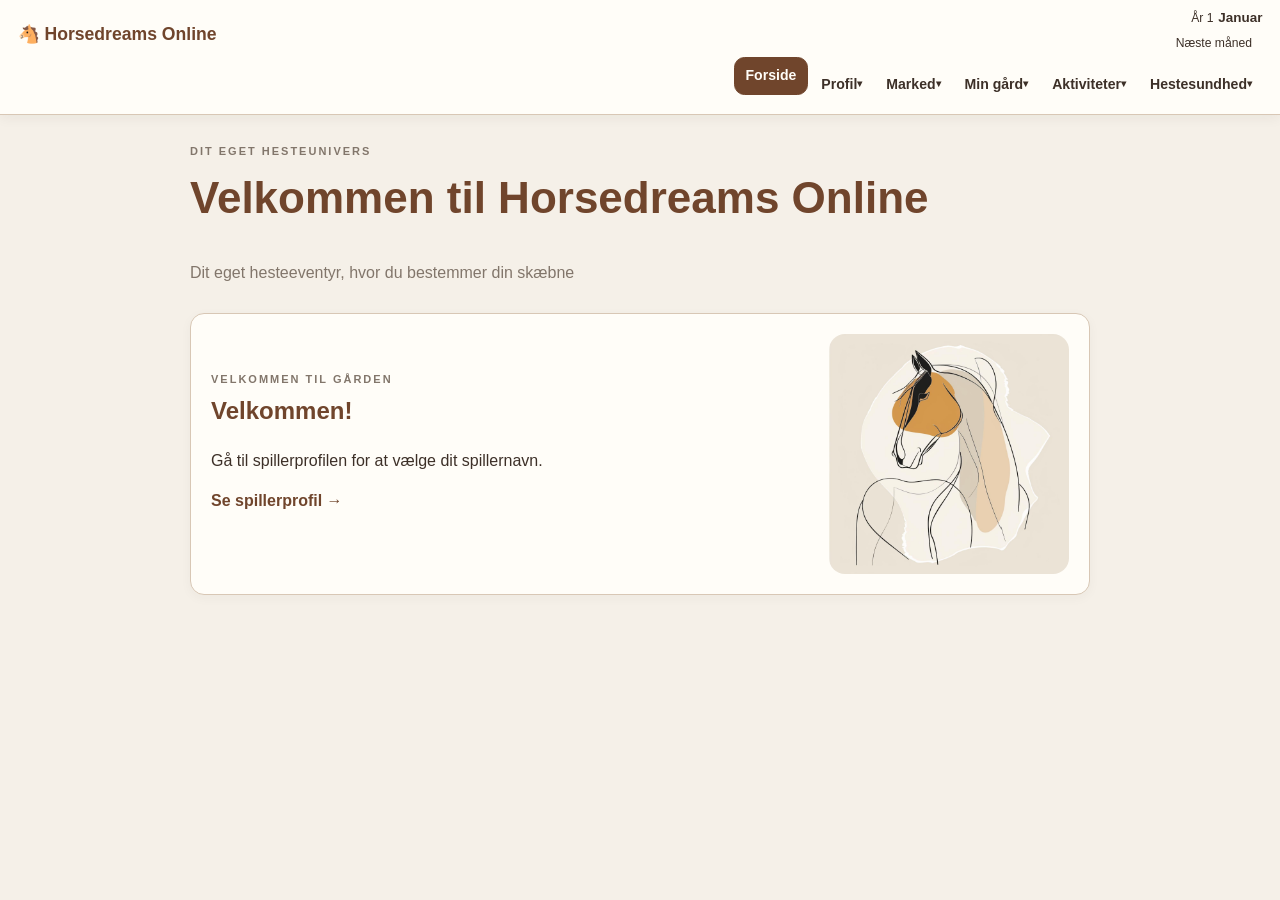
<file: index.html>
<!DOCTYPE html>
<html lang="da">
<head>
    <meta charset="UTF-8">
    <meta name="viewport" content="width=device-width, initial-scale=1.0">
    <title>Hestespillet</title>
    <link rel="stylesheet" href="style.css?v=2">
</head>
<body class="home-page">
    <nav class="main-nav" aria-label="Hovedmenu">
        <a class="nav-brand" href="index.html">🐴 Hestespillet</a>
        <div class="nav-links" aria-label="Spillets sektioner">
            <a class="nav-link active" href="index.html" style="transform: translateY(0px);">Forside</a>
            <details class="nav-dropdown">
                <summary>Profil</summary>
                <div class="dropdown-panel">
                    <a href="player.html">Spillerprofil</a>
                    <a href="economy.html">Økonomi</a>
                </div>
            </details>
            <details class="nav-dropdown">
                <summary>Marked</summary>
                <div class="dropdown-panel">
                    <a href="stable.html">Lejehestegården</a>
                    <span class="dropdown-coming">Hestemarked (kommer senere)</span>
                    <span class="dropdown-coming">Udstyr (kommer senere)</span>
                </div>
            </details>
            <details class="nav-dropdown">
                <summary>Min gård</summary>
                <div class="dropdown-panel">
                    <a href="horses.html">Hesteoversigt</a>
                    <a href="boarding.html">Opstaldningsgårde</a>
                    <span class="dropdown-coming">Faciliteter (kommer senere)</span>
                </div>
            </details>
            <details class="nav-dropdown">
                <summary>Aktiviteter</summary>
                <div class="dropdown-panel">
                    <a href="calendar.html">Kalender</a>
                    <span class="dropdown-coming">Konkurrencer (kommer senere)</span>
                    <span class="dropdown-coming">Kåringer (kommer senere)</span>
                </div>
            </details>
            <details class="nav-dropdown">
                <summary>Hestesundhed</summary>
                <div class="dropdown-panel">
                    <span class="dropdown-coming">Dyrlæge (kommer senere)</span>
                    <span class="dropdown-coming">Smed (kommer senere)</span>
                    <span class="dropdown-coming">Sundhed og behandling (kommer senere)</span>
                </div>
            </details>
        </div>
        <section class="game-time-bar" aria-label="Spillets tid">
            <div class="game-time-current">
                <span id="gameYear">År 1</span>
                <strong id="gameMonth">Januar</strong>
                <span id="gameSeason">Vinter</span>
            </div>
            <button id="nextMonthButton" type="button" disabled>
                Næste måned
            </button>
            <p id="gameTimeStatus" role="status" aria-live="polite">
                Spillets tid indlæses …
            </p>
        </section>
    </nav>
    <header class="page-header">
        <p class="eyebrow">DIT EGET HESTEUNIVERS</p>
        <h1>Velkommen til Horsedreams Online</h1>
        <p class="intro">
            Dit eget hesteeventyr, hvor du bestemmer din skæbne
        </p>
    </header>
    <main>
        <section class="panel player-panel"
                 id="playerWelcome"
                 aria-labelledby="playerHeading">
            <div class="welcome-layout">
                <div class="welcome-content">
                    <p class="eyebrow">VELKOMMEN TIL GÅRDEN</p>
                    <h2 id="playerHeading">Velkommen!</h2>
                    <p id="welcomeMessage">
                        Gør dig klar til at udforske hesteverdenen,
                        møde hestene og skabe dit eget hesteliv.
                    </p>
                    <a class="back-link" href="player.html">
                        Se spillerprofil →
                    </a>
                </div>
                <img
                    class="welcome-horse-image"
                    src="Horse-illustration.JPEG"
                    alt="Illustration af et hestehoved">
            </div>
        </section>
    </main>
    <script src="index.js?v=2"></script>
    <script src="game-time.js?v=2"></script>
    <script src="navigation.js?v=2"></script>
</body>
</html>
</file>
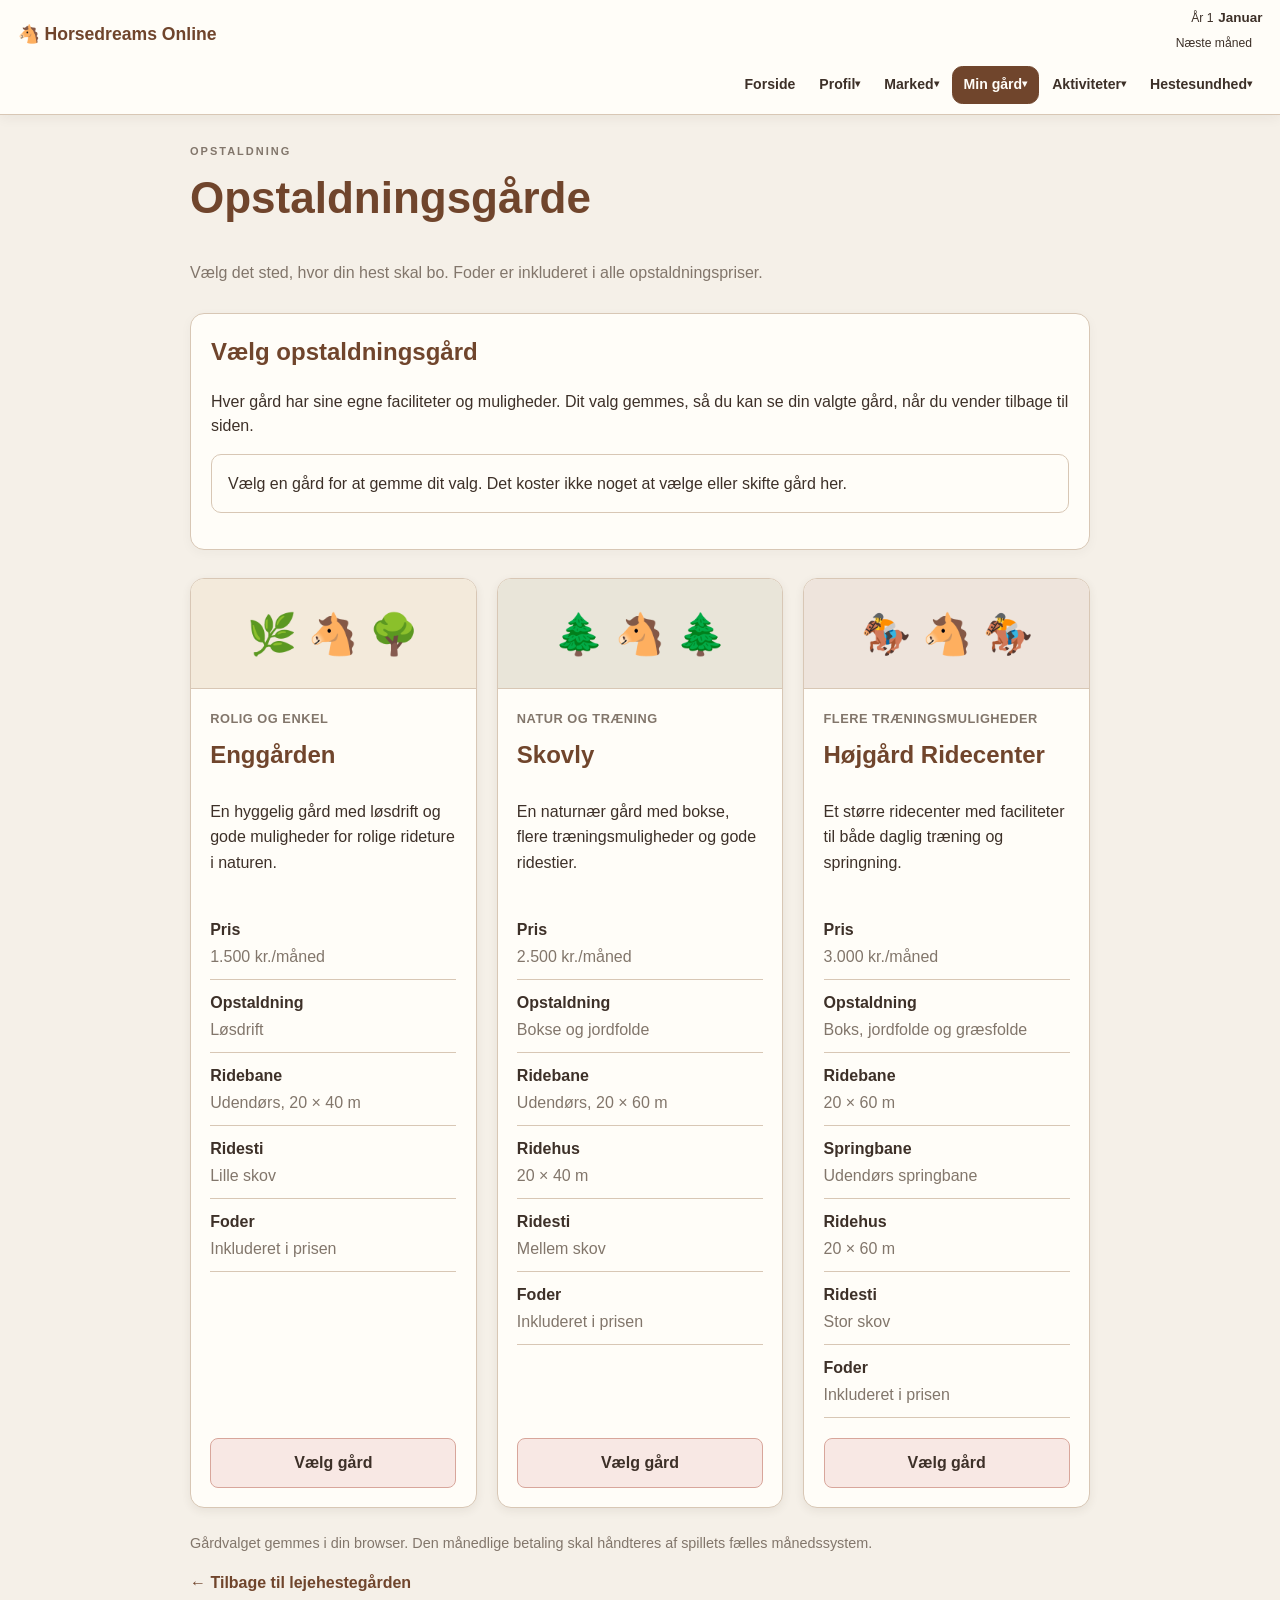
<file: boarding.html>
<!DOCTYPE html>
<html lang="da">
<head>
    <meta charset="UTF-8">
    <meta name="viewport" content="width=device-width, initial-scale=1.0">
    <title>Opstaldningsgårde – Horsedreams Online</title>
    <link rel="stylesheet" href="style.css?v=3">
</head>
<body>
    <nav class="main-nav" aria-label="Hovedmenu">
        <a class="nav-brand" href="index.html">🐴 Horsedreams Online</a>
        <div class="nav-links" aria-label="Spillets sektioner">
            <a class="nav-link" href="index.html">Forside</a>
            <details class="nav-dropdown">
                <summary>Profil</summary>
                <div class="dropdown-panel">
                    <a href="player.html">Spillerprofil</a>
                    <a href="economy.html">Økonomi</a>
                </div>
            </details>
            <details class="nav-dropdown">
                <summary>Marked</summary>
                <div class="dropdown-panel">
                    <a href="stable.html">Lejehestegården</a>
                    <span class="dropdown-coming">Hestemarked (kommer senere)</span>
                    <span class="dropdown-coming">Udstyr (kommer senere)</span>
                </div>
            </details>
            <details class="nav-dropdown">
                <summary>Min gård</summary>
                <div class="dropdown-panel">
                    <a href="boarding.html" aria-current="page">Opstaldningsgårde</a>
                    <a href="horses.html">Hesteoversigt</a>
                    <span class="dropdown-coming">Faciliteter (kommer senere)</span>
                </div>
            </details>
            <details class="nav-dropdown">
                <summary>Aktiviteter</summary>
                <div class="dropdown-panel">
                    <a href="calendar.html">Kalender</a>
                    <span class="dropdown-coming">Konkurrencer (kommer senere)</span>
                    <span class="dropdown-coming">Kåringer (kommer senere)</span>
                </div>
            </details>
            <details class="nav-dropdown">
                <summary>Hestesundhed</summary>
                <div class="dropdown-panel">
                    <span class="dropdown-coming">Dyrlæge (kommer senere)</span>
                    <span class="dropdown-coming">Smed (kommer senere)</span>
                    <span class="dropdown-coming">Sundhed og behandling (kommer senere)</span>
                </div>
            </details>
        </div>
        <section class="game-time-bar" aria-label="Spillets tid">
            <div class="game-time-current">
                <span id="gameYear">År 1</span>
                <strong id="gameMonth">Januar</strong>
                <span id="gameSeason">Vinter</span>
            </div>
            <button id="nextMonthButton" type="button" disabled>
                Næste måned
            </button>
            <p id="gameTimeStatus" role="status" aria-live="polite">
                Spillets tid indlæses …
            </p>
        </section>
    </nav>
    <header class="page-header">
        <p class="eyebrow">OPSTALDNING</p>
        <h1>Opstaldningsgårde</h1>
        <p class="intro">
            Vælg det sted, hvor din hest skal bo.
            Foder er inkluderet i alle opstaldningspriser.
        </p>
    </header>
    <main>
        <section class="panel" aria-labelledby="boardingHeading">
            <h2 id="boardingHeading">Vælg opstaldningsgård</h2>
            <p>
                Hver gård har sine egne faciliteter og muligheder.
                Dit valg gemmes, så du kan se din valgte gård,
                når du vender tilbage til siden.
            </p>
            <p class="boarding-status notice"
               id="boardingStatus"
               role="status"
               aria-live="polite">
                Dine opstaldningsgårde indlæses …
            </p>
        </section>
        <section class="boarding-grid" aria-label="Opstaldningsgårde">
            <article class="boarding-card">
                <div class="boarding-art art-meadow"
                     role="img"
                     aria-label="Grønne marker ved Enggården">
                    🌿 🐴 🌳
                </div>
                <div class="boarding-card-content">
                    <p class="farm-type">Rolig og enkel</p>
                    <h2>Enggården</h2>
                    <p>
                        En hyggelig gård med løsdrift og gode muligheder
                        for rolige rideture i naturen.
                    </p>
                    <dl class="farm-facts">
                        <div>
                            <dt>Pris</dt>
                            <dd>1.500 kr./måned</dd>
                        </div>
                        <div>
                            <dt>Opstaldning</dt>
                            <dd>Løsdrift</dd>
                        </div>
                        <div>
                            <dt>Ridebane</dt>
                            <dd>Udendørs, 20 × 40 m</dd>
                        </div>
                        <div>
                            <dt>Ridesti</dt>
                            <dd>Lille skov</dd>
                        </div>
                        <div>
                            <dt>Foder</dt>
                            <dd>Inkluderet i prisen</dd>
                        </div>
                    </dl>
                    <button type="button">Vælg gård</button>
                </div>
            </article>
            <article class="boarding-card">
                <div class="boarding-art art-forest"
                     role="img"
                     aria-label="Skov og grønne folde ved Skovly">
                    🌲 🐴 🌲
                </div>
                <div class="boarding-card-content">
                    <p class="farm-type">Natur og træning</p>
                    <h2>Skovly</h2>
                    <p>
                        En naturnær gård med bokse, flere træningsmuligheder
                        og gode ridestier.
                    </p>
                    <dl class="farm-facts">
                        <div>
                            <dt>Pris</dt>
                            <dd>2.500 kr./måned</dd>
                        </div>
                        <div>
                            <dt>Opstaldning</dt>
                            <dd>Bokse og jordfolde</dd>
                        </div>
                        <div>
                            <dt>Ridebane</dt>
                            <dd>Udendørs, 20 × 60 m</dd>
                        </div>
                        <div>
                            <dt>Ridehus</dt>
                            <dd>20 × 40 m</dd>
                        </div>
                        <div>
                            <dt>Ridesti</dt>
                            <dd>Mellem skov</dd>
                        </div>
                        <div>
                            <dt>Foder</dt>
                            <dd>Inkluderet i prisen</dd>
                        </div>
                    </dl>
                    <button type="button">Vælg gård</button>
                </div>
            </article>
            <article class="boarding-card">
                <div class="boarding-art art-arena"
                     role="img"
                     aria-label="Ridecenter med træningsfaciliteter">
                    🏇 🐴 🏇
                </div>
                <div class="boarding-card-content">
                    <p class="farm-type">Flere træningsmuligheder</p>
                    <h2>Højgård Ridecenter</h2>
                    <p>
                        Et større ridecenter med faciliteter til både
                        daglig træning og springning.
                    </p>
                    <dl class="farm-facts">
                        <div>
                            <dt>Pris</dt>
                            <dd>3.000 kr./måned</dd>
                        </div>
                        <div>
                            <dt>Opstaldning</dt>
                            <dd>Boks, jordfolde og græsfolde</dd>
                        </div>
                        <div>
                            <dt>Ridebane</dt>
                            <dd>20 × 60 m</dd>
                        </div>
                        <div>
                            <dt>Springbane</dt>
                            <dd>Udendørs springbane</dd>
                        </div>
                        <div>
                            <dt>Ridehus</dt>
                            <dd>20 × 60 m</dd>
                        </div>
                        <div>
                            <dt>Ridesti</dt>
                            <dd>Stor skov</dd>
                        </div>
                        <div>
                            <dt>Foder</dt>
                            <dd>Inkluderet i prisen</dd>
                        </div>
                    </dl>
                    <button type="button">Vælg gård</button>
                </div>
            </article>
        </section>
        <p class="small-note">
            Gårdvalget gemmes i din browser. Den månedlige betaling
            skal håndteres af spillets fælles månedssystem.
        </p>
        <p>
            <a class="back-link" href="stable.html">
                ← Tilbage til lejehestegården
            </a>
        </p>
    </main>
    <script src="stable.js?v=3"></script>
    <script src="boarding.js?v=3"></script>
    <script src="game-time.js?v=3"></script>
    <script src="navigation.js?v=3"></script>
</body>
</html>
</file>
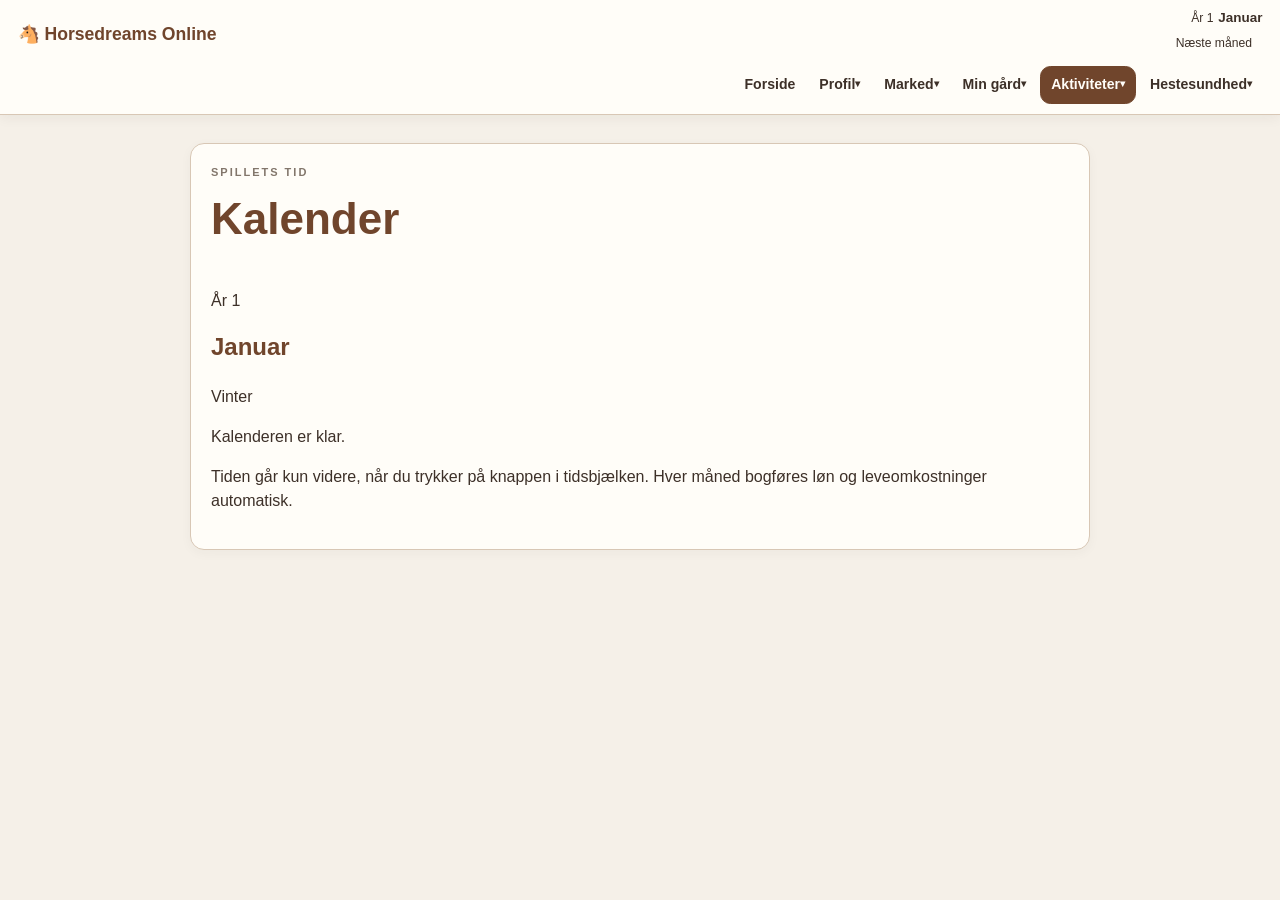
<file: calendar.html>
<!DOCTYPE html>
<html lang="da">
<head>
    <meta charset="UTF-8">
    <meta name="viewport" content="width=device-width, initial-scale=1.0">
    <title>Kalender – Hestespillet</title>
    <link rel="stylesheet" href="style.css?v=3">
</head>
<body>
    <nav class="main-nav" aria-label="Hovedmenu">
        <a class="nav-brand" href="index.html">🐴 Hestespillet</a>
        <div class="nav-links" aria-label="Spillets sektioner">
            <a class="nav-link" href="index.html">Forside</a>
            <details class="nav-dropdown">
                <summary>Profil</summary>
                <div class="dropdown-panel">
                    <a href="player.html">Spillerprofil</a>
                    <a href="economy.html">Økonomi</a>
                </div>
            </details>
            <details class="nav-dropdown">
                <summary>Marked</summary>
                <div class="dropdown-panel">
                    <span class="dropdown-coming">Hestemarked (kommer senere)</span>
                    <span class="dropdown-coming">Udstyr (kommer senere)</span>
                </div>
            </details>
            <details class="nav-dropdown">
                <summary>Min gård</summary>
                <div class="dropdown-panel">
                    <a href="horses.html">Hesteoversigt</a>
                    <span class="dropdown-coming">Faciliteter (kommer senere)</span>
                </div>
            </details>
            <details class="nav-dropdown">
                <summary>Aktiviteter</summary>
                <div class="dropdown-panel">
                    <a href="calendar.html">Kalender</a>
                    <span class="dropdown-coming">Konkurrencer (kommer senere)</span>
                    <span class="dropdown-coming">Kåringer (kommer senere)</span>
                </div>
            </details>
            <details class="nav-dropdown">
                <summary>Hestesundhed</summary>
                <div class="dropdown-panel">
                    <span class="dropdown-coming">Dyrlæge (kommer senere)</span>
                    <span class="dropdown-coming">Smed (kommer senere)</span>
                    <span class="dropdown-coming">Sundhed og behandling (kommer senere)</span>
                </div>
            </details>
        </div>
        <section class="game-time-bar" aria-label="Spillets tid">
            <div class="game-time-current">
                <span id="gameYear">År 1</span>
                <strong id="gameMonth">Januar</strong>
                <span id="gameSeason">Vinter</span>
            </div>
            <button id="nextMonthButton" type="button" disabled>Næste måned</button>
            <p id="gameTimeStatus" role="status" aria-live="polite">Spillets tid indlæses …</p>
        </section>
    </nav>
    <main class="page-container">
        <section class="panel calendar-panel" aria-labelledby="calendarHeading">
            <p class="eyebrow">SPILLETS TID</p>
            <h1 id="calendarHeading">Kalender</h1>
            <div class="calendar-display">
                <p id="calendarYear">År 1</p>
                <h2 id="calendarMonth">Januar</h2>
                <p id="calendarSeason">Vinter</p>
            </div>
            <p id="calendarStatus" role="status" aria-live="polite">Kalenderen indlæses …</p>
            <p class="calendar-note">
                Tiden går kun videre, når du trykker på knappen i tidsbjælken.
                Hver måned bogføres løn og leveomkostninger automatisk.
            </p>
        </section>
    </main>
    <script src="calendar.js?v=3"></script>
    <script src="game-time.js?v=3"></script>
    <script src="navigation.js?v=3"></script>
</body>
</html>
</file>
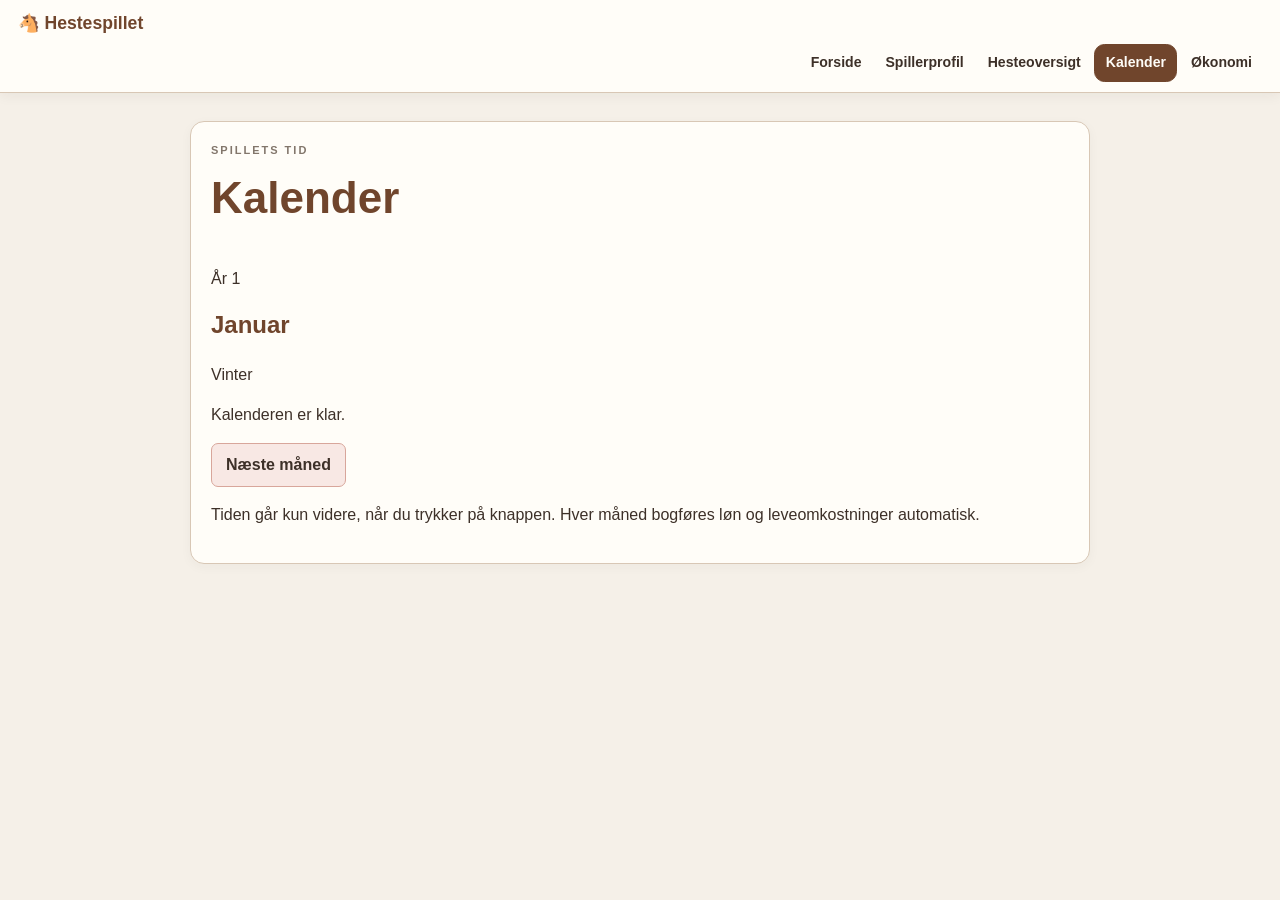
<file: calender.html>
<!DOCTYPE html>
<html lang="da">
<head>
    <meta charset="UTF-8">
    <meta name="viewport" content="width=device-width, initial-scale=1.0">
    <title>Kalender – Hestespillet</title>
    <link rel="stylesheet" href="style.css">
</head>
<body>
    <nav class="main-nav" aria-label="Hovedmenu">
        <a class="nav-brand" href="index.html">🐴 Hestespillet</a>
        <div class="nav-links">
            <a class="nav-link" href="index.html">Forside</a>
            <a class="nav-link" href="player.html">Spillerprofil</a>
            <a class="nav-link" href="index.html#horseList">Hesteoversigt</a>
            <a class="nav-link active" href="calendar.html">Kalender</a>
            <a class="nav-link" href="economy.html">Økonomi</a>
        </div>
    </nav>
    <main class="page-container">
        <section class="panel calendar-panel"
                 aria-labelledby="calendarHeading">
            <p class="eyebrow">SPILLETS TID</p>
            <h1 id="calendarHeading">Kalender</h1>
            <div class="calendar-display">
                <p id="calendarYear">År 1</p>
                <h2 id="calendarMonth">Januar</h2>
                <p id="calendarSeason">Vinter</p>
            </div>
            <p id="calendarStatus" role="status">
                Kalenderen indlæses …
            </p>
            <button id="nextMonthButton" type="button" disabled>
                Næste måned
            </button>
            <p class="calendar-note">
                Tiden går kun videre, når du trykker på knappen.
                Hver måned bogføres løn og leveomkostninger automatisk.
            </p>
        </section>
    </main>
    <script src="calendar.js"></script>
    <script src="game-time.js"></script>
</body>
</html>
</file>
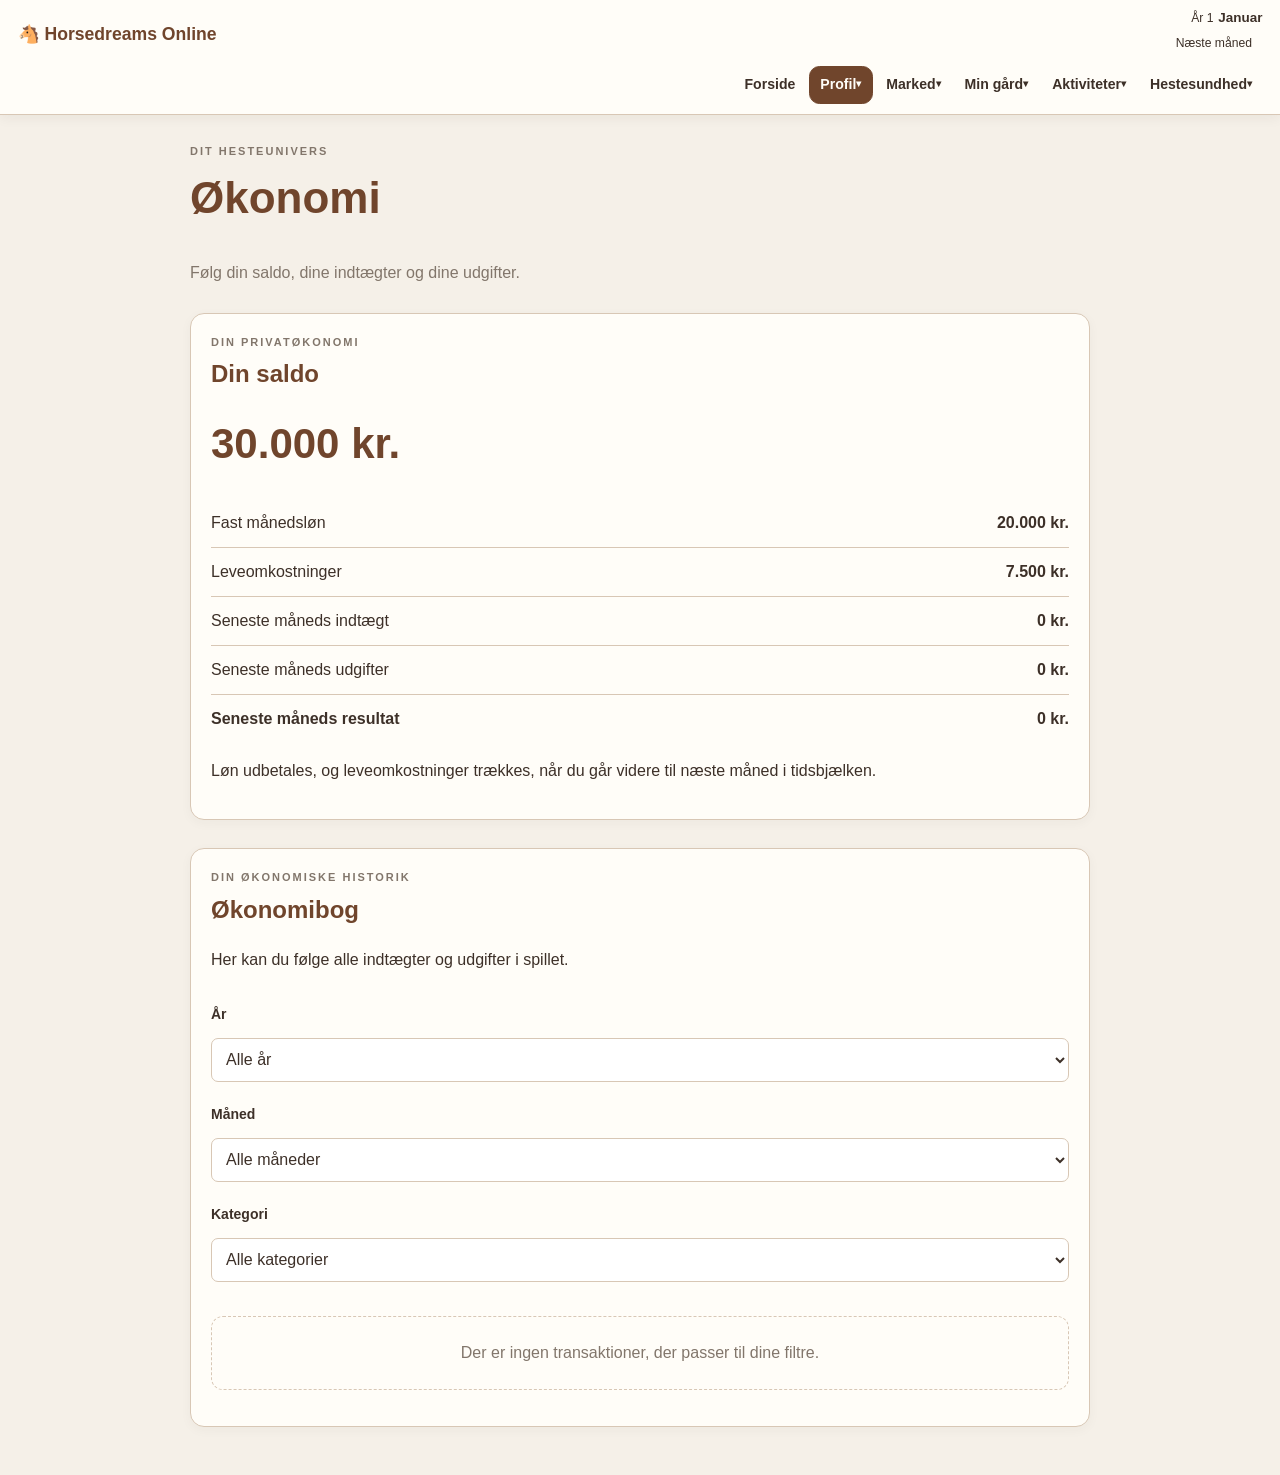
<file: economy.html>
<!DOCTYPE html>
<html lang="da">
<head>
    <meta charset="UTF-8">
    <meta name="viewport" content="width=device-width, initial-scale=1.0">
    <title>Økonomi – Hestespillet</title>
    <link rel="stylesheet" href="style.css?v=3">
</head>
<body>
    <nav class="main-nav" aria-label="Hovedmenu">
        <a class="nav-brand" href="index.html">🐴 Hestespillet</a>
        <div class="nav-links" aria-label="Spillets sektioner">
            <a class="nav-link" href="index.html">Forside</a>
            <details class="nav-dropdown">
                <summary>Profil</summary>
                <div class="dropdown-panel">
                    <a href="player.html">Spillerprofil</a>
                    <a href="economy.html">Økonomi</a>
                </div>
            </details>
            <details class="nav-dropdown">
                <summary>Marked</summary>
                <div class="dropdown-panel">
                    <span class="dropdown-coming">Hestemarked (kommer senere)</span>
                    <span class="dropdown-coming">Udstyr (kommer senere)</span>
                </div>
            </details>
            <details class="nav-dropdown">
                <summary>Min gård</summary>
                <div class="dropdown-panel">
                    <a href="horses.html">Hesteoversigt</a>
                    <span class="dropdown-coming">Faciliteter (kommer senere)</span>
                </div>
            </details>
            <details class="nav-dropdown">
                <summary>Aktiviteter</summary>
                <div class="dropdown-panel">
                    <a href="calendar.html">Kalender</a>
                    <span class="dropdown-coming">Konkurrencer (kommer senere)</span>
                    <span class="dropdown-coming">Kåringer (kommer senere)</span>
                </div>
            </details>
            <details class="nav-dropdown">
                <summary>Hestesundhed</summary>
                <div class="dropdown-panel">
                    <span class="dropdown-coming">Dyrlæge (kommer senere)</span>
                    <span class="dropdown-coming">Smed (kommer senere)</span>
                    <span class="dropdown-coming">Sundhed og behandling (kommer senere)</span>
                </div>
            </details>
        </div>
        <section class="game-time-bar" aria-label="Spillets tid">
            <div class="game-time-current">
                <span id="gameYear">År 1</span>
                <strong id="gameMonth">Januar</strong>
                <span id="gameSeason">Vinter</span>
            </div>
            <button id="nextMonthButton" type="button" disabled>Næste måned</button>
            <p id="gameTimeStatus" role="status" aria-live="polite">Spillets tid indlæses …</p>
        </section>
    </nav>
    <header class="page-header">
        <p class="eyebrow">DIT HESTEUNIVERS</p>
        <h1>Økonomi</h1>
        <p class="intro">Følg din saldo, dine indtægter og dine udgifter.</p>
    </header>
    <main>
        <section class="panel" aria-labelledby="balanceHeading">
            <p class="eyebrow">DIN PRIVATØKONOMI</p>
            <h2 id="balanceHeading">Din saldo</h2>
            <p class="economy-page-balance" id="moneyBalance">30.000 kr.</p>
            <div class="economy-details">
                <p><span>Fast månedsløn</span><strong id="monthlySalary">20.000 kr.</strong></p>
                <p><span>Leveomkostninger</span><strong id="livingCosts">7.500 kr.</strong></p>
                <p><span>Seneste måneds indtægt</span><strong id="lastIncome">0 kr.</strong></p>
                <p><span>Seneste måneds udgifter</span><strong id="lastExpenses">0 kr.</strong></p>
                <p class="economy-total"><span>Seneste måneds resultat</span><strong id="monthlyNet">0 kr.</strong></p>
            </div>
            <p class="calendar-note">
                Løn udbetales, og leveomkostninger trækkes, når du går videre til næste måned i tidsbjælken.
            </p>
            <p id="economyMessage" class="calendar-note" role="status" aria-live="polite"></p>
        </section>
        <section class="panel ledger-panel" aria-labelledby="ledgerHeading">
            <p class="eyebrow">DIN ØKONOMISKE HISTORIK</p>
            <h2 id="ledgerHeading">Økonomibog</h2>
            <p class="calendar-note">Her kan du følge alle indtægter og udgifter i spillet.</p>
            <div class="ledger-filters">
                <label for="ledgerYear">År</label>
                <select id="ledgerYear">
                    <option value="all">Alle år</option>
                </select>
                <label for="ledgerMonth">Måned</label>
                <select id="ledgerMonth">
                    <option value="all">Alle måneder</option>
                    <option value="1">Januar</option>
                    <option value="2">Februar</option>
                    <option value="3">Marts</option>
                    <option value="4">April</option>
                    <option value="5">Maj</option>
                    <option value="6">Juni</option>
                    <option value="7">Juli</option>
                    <option value="8">August</option>
                    <option value="9">September</option>
                    <option value="10">Oktober</option>
                    <option value="11">November</option>
                    <option value="12">December</option>
                </select>
                <label for="ledgerCategory">Kategori</label>
                <select id="ledgerCategory">
                    <option value="all">Alle kategorier</option>
                </select>
            </div>
            <div id="ledgerEntries" class="ledger-entries"></div>
            <p id="ledgerEmptyMessage" class="empty-message" hidden>
                Der er ingen transaktioner, der passer til dine filtre.
            </p>
        </section>
    </main>
    <script src="economy.js?v=3"></script>
    <script src="game-time.js?v=3"></script>
    <script src="navigation.js?v=3"></script>
</body>
</html>
</file>
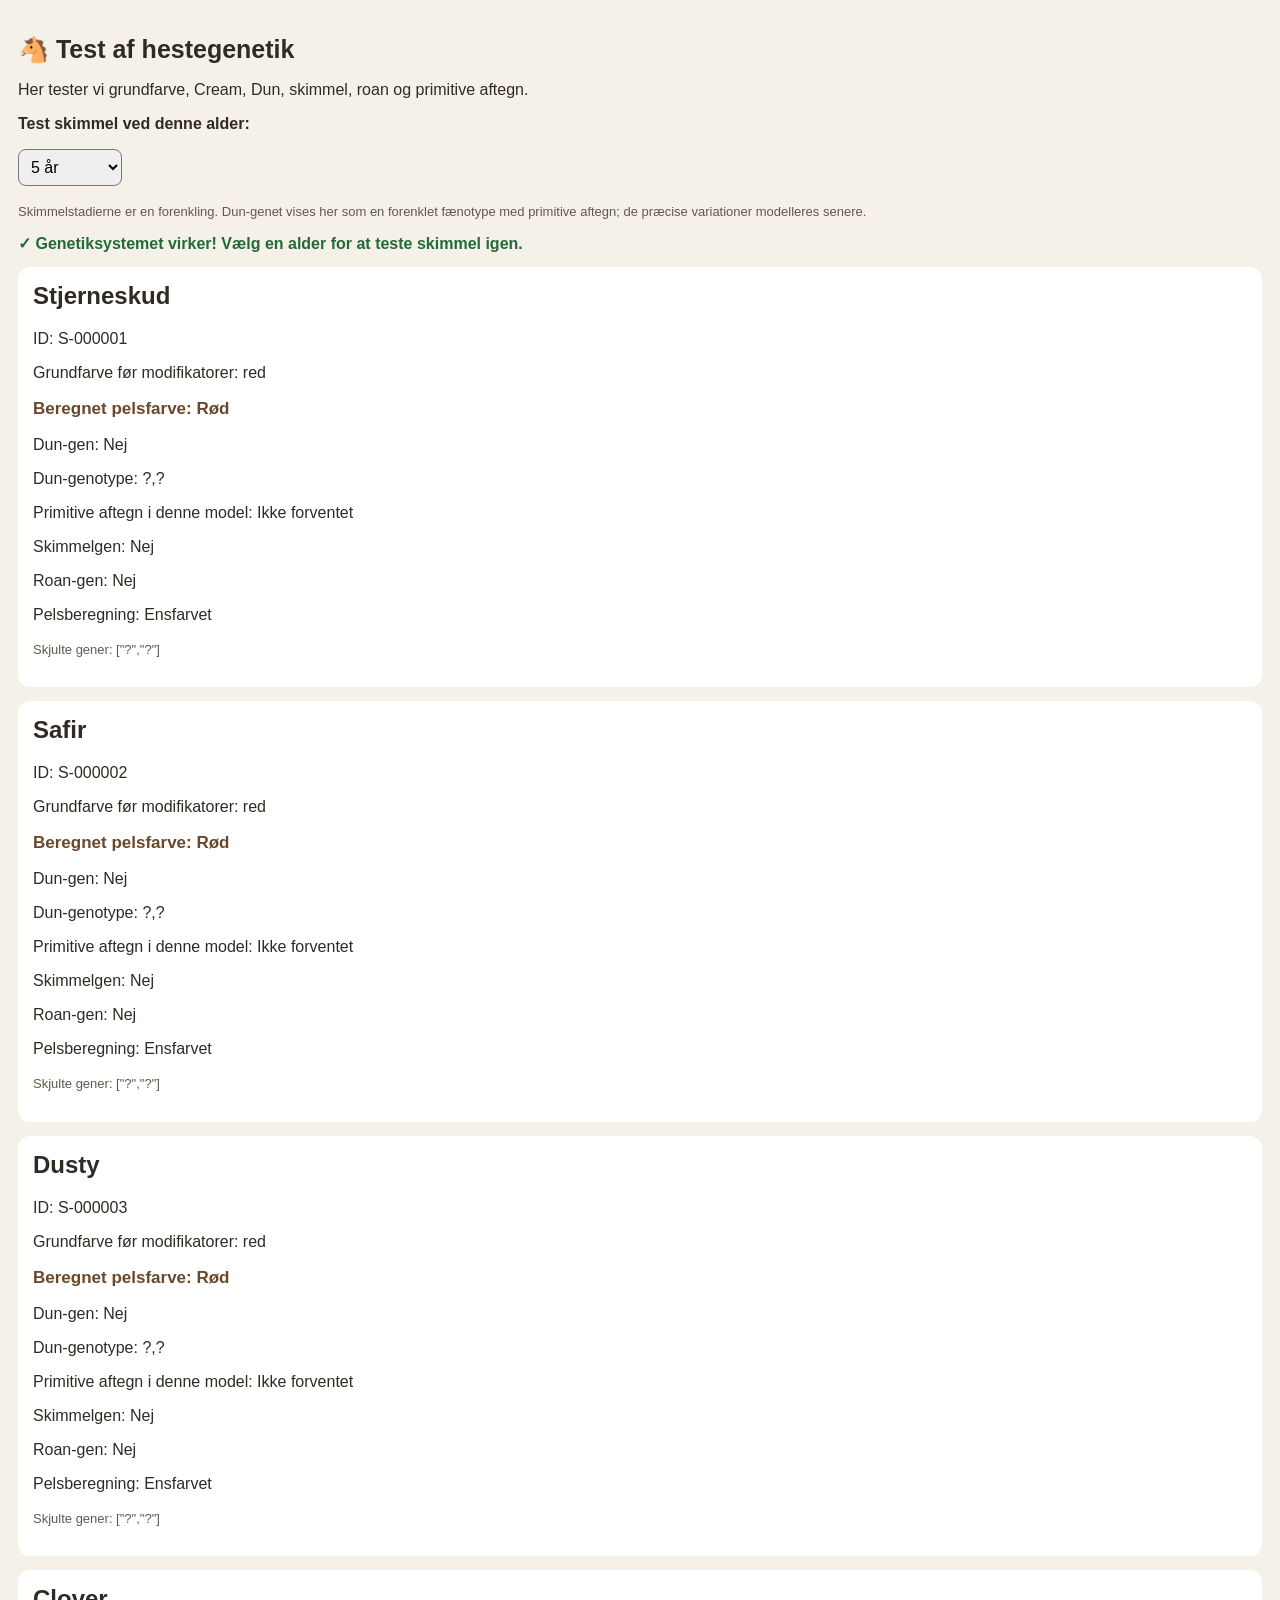
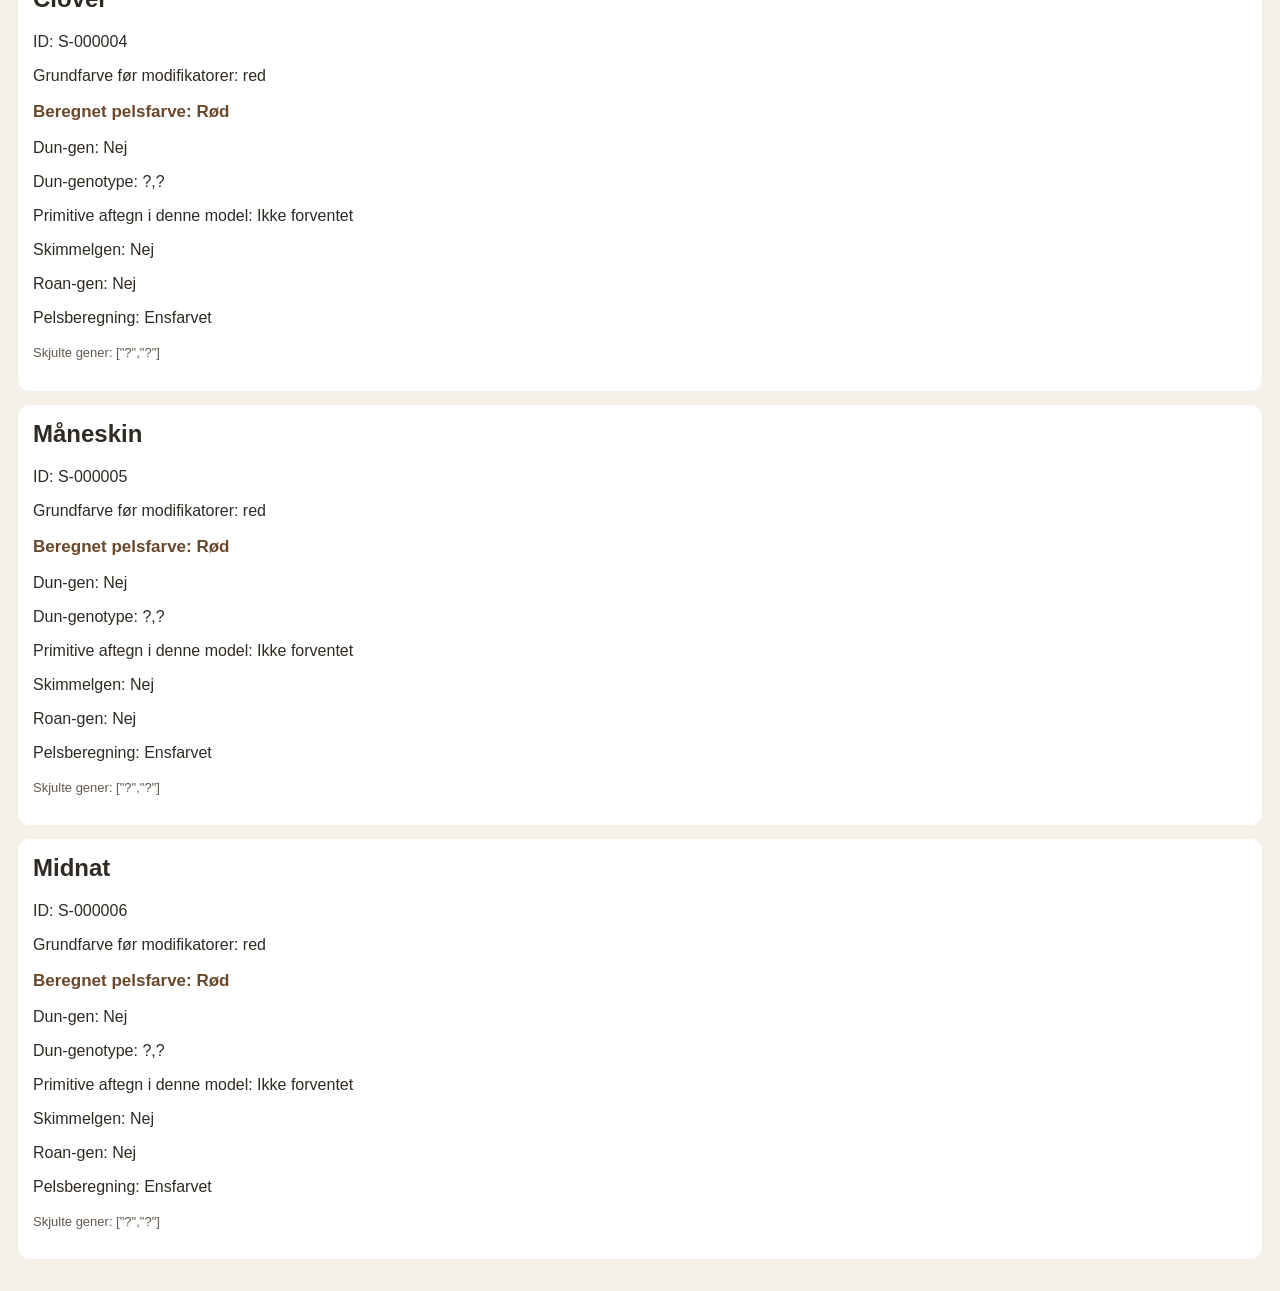
<file: genetics-test.html>
<!DOCTYPE html>
<html lang="da">
<head>
  <meta charset="UTF-8">
  <meta name="viewport" content="width=device-width, initial-scale=1">
  <title>Test af hestegenetik</title>
  <style>
    body { font-family: Arial, sans-serif; margin: 0; padding: 18px; background: #f5f1e9; color: #302a24; }
    h1 { font-size: 25px; }
    .horse { background: white; padding: 15px; margin: 14px 0; border-radius: 12px; overflow-wrap: anywhere; }
    .horse h2 { margin-top: 0; }
    .result { font-size: 14px; line-height: 1.6; }
    .success { color: #216b3a; font-weight: bold; }
    .error { color: #a12626; font-weight: bold; }
    select { font-size: 16px; padding: 8px; border-radius: 8px; max-width: 100%; }
    .note { font-size: 13px; color: #62584d; line-height: 1.5; }
    .coat-color { font-size: 17px; font-weight: bold; color: #6a482b; }
    .dun-mark { color: #216b3a; font-weight: bold; }
  </style>
</head>
<body>
  <h1>🐴 Test af hestegenetik</h1>
  <p>Her tester vi grundfarve, Cream, Dun, skimmel, roan og primitive aftegn.</p>

  <label for="age"><strong>Test skimmel ved denne alder:</strong></label>
  <p>
    <select id="age">
      <option value="0">Føl (0 år)</option>
      <option value="2">2 år</option>
      <option value="5" selected>5 år</option>
      <option value="10">10 år</option>
    </select>
  </p>
  <p class="note">Skimmelstadierne er en forenkling. Dun-genet vises her som en forenklet fænotype med primitive aftegn; de præcise variationer modelleres senere.</p>

  <div id="status">Tester genetiksystemet...</div>
  <div id="results"></div>

  <script src="horse-genetics.js"></script>
  <script>
    const horses = [
      { id: "S-000001", name: "Stjerneskud" },
      { id: "S-000002", name: "Safir" },
      { id: "S-000003", name: "Dusty" },
      { id: "S-000004", name: "Clover" },
      { id: "S-000005", name: "Måneskin" },
      { id: "S-000006", name: "Midnat" }
    ];

    const status = document.getElementById("status");
    const results = document.getElementById("results");
    const ageSelect = document.getElementById("age");

    function addLine(parent, label, value, className = "") {
      const p = document.createElement("p");
      if (className) p.className = className;
      p.textContent = label + ": " + value;
      parent.appendChild(p);
    }

    function render() {
      results.replaceChildren();
      try {
        if (!window.HorseGenetics) throw new Error("horse-genetics.js blev ikke indlæst.");
        const age = Number(ageSelect.value);

        horses.forEach(horse => {
          const genes = HorseGenetics.getGenotype(horse.id);
          const appearance = HorseGenetics.getCoatAppearance(genes, age);
          const card = document.createElement("section");
          card.className = "horse";

          const heading = document.createElement("h2");
          heading.textContent = horse.name;
          card.appendChild(heading);

          addLine(card, "ID", horse.id);
          addLine(card, "Grundfarve før modifikatorer", HorseGenetics.getBaseColor(genes));
          addLine(card, "Beregnet pelsfarve", appearance.colorLabel, "coat-color");
          addLine(card, "Dun-gen", appearance.dun ? "Ja" : "Nej");
          addLine(card, "Dun-genotype", appearance.dunAlleles);
          addLine(card, "Primitive aftegn i denne model", appearance.primitiveMarkings ? "Forventes" : "Ikke forventet");
          addLine(card, "Skimmelgen", appearance.gray ? "Ja" : "Nej");
          addLine(card, "Roan-gen", appearance.roan ? "Ja" : "Nej");
          addLine(card, "Pelsberegning", appearance.coatType);

          if (appearance.gray) addLine(card, "Skimmelstadium", appearance.grayStageLabel);

          const genotype = document.createElement("p");
          genotype.className = "note";
          genotype.textContent = "Skjulte gener: " + JSON.stringify(genes);
          card.appendChild(genotype);
          results.appendChild(card);
        });

        status.className = "success";
        status.textContent = "✓ Genetiksystemet virker! Vælg en alder for at teste skimmel igen.";
      } catch (error) {
        status.className = "error";
        status.textContent = "Fejl: " + error.message;
      }
    }

    ageSelect.addEventListener("change", render);
    render();
  </script>
</body>
</html>
</file>
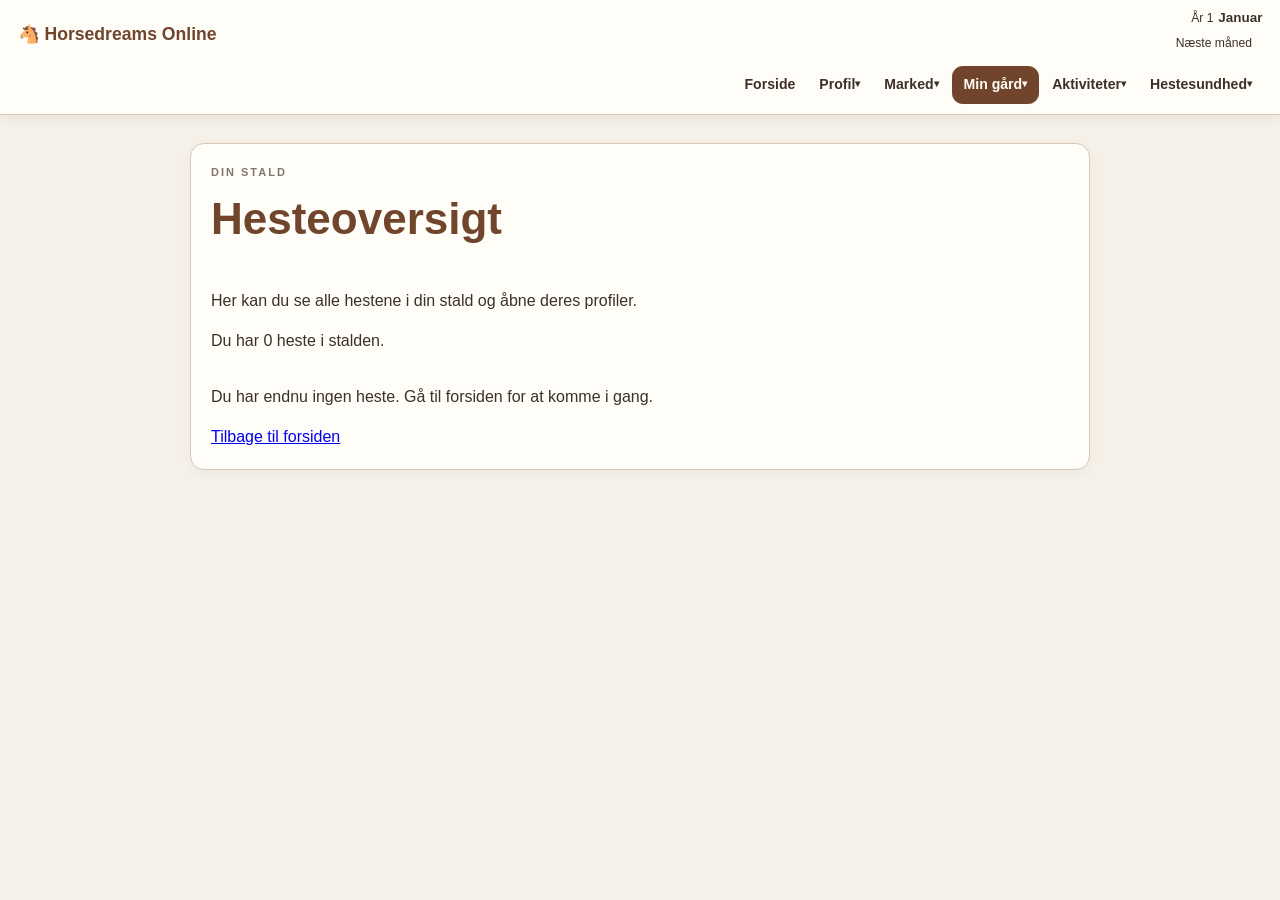
<file: horses.html>
<!DOCTYPE html>
<html lang="da">
<head>
    <meta charset="UTF-8">
    <meta name="viewport" content="width=device-width, initial-scale=1.0">
    <title>Hesteoversigt – Hestespillet</title>
    <link rel="stylesheet" href="style.css?v=2">
</head>
<body>
    <nav class="main-nav" aria-label="Hovedmenu">
        <a class="nav-brand" href="index.html">🐴 Hestespillet</a>
        <div class="nav-links" aria-label="Spillets sektioner">
            <a class="nav-link" href="index.html">Forside</a>
            <details class="nav-dropdown">
                <summary>Profil</summary>
                <div class="dropdown-panel">
                    <a href="player.html">Spillerprofil</a>
                    <a href="economy.html">Økonomi</a>
                </div>
            </details>
            <details class="nav-dropdown">
                <summary>Marked</summary>
                <div class="dropdown-panel">
                    <span class="dropdown-coming">Hestemarked (kommer senere)</span>
                    <span class="dropdown-coming">Udstyr (kommer senere)</span>
                </div>
            </details>
            <details class="nav-dropdown">
                <summary>Min gård</summary>
                <div class="dropdown-panel">
                    <a href="horses.html">Hesteoversigt</a>
                    <span class="dropdown-coming">Faciliteter (kommer senere)</span>
                </div>
            </details>
            <details class="nav-dropdown">
                <summary>Aktiviteter</summary>
                <div class="dropdown-panel">
                    <a href="calendar.html">Kalender</a>
                    <span class="dropdown-coming">Konkurrencer (kommer senere)</span>
                    <span class="dropdown-coming">Kåringer (kommer senere)</span>
                </div>
            </details>
            <details class="nav-dropdown">
                <summary>Hestesundhed</summary>
                <div class="dropdown-panel">
                    <span class="dropdown-coming">Dyrlæge (kommer senere)</span>
                    <span class="dropdown-coming">Smed (kommer senere)</span>
                    <span class="dropdown-coming">Sundhed og behandling (kommer senere)</span>
                </div>
            </details>
        </div>
        <section class="game-time-bar" aria-label="Spillets tid">
            <div class="game-time-current">
                <span id="gameYear">År 1</span>
                <strong id="gameMonth">Januar</strong>
                <span id="gameSeason">Vinter</span>
            </div>
            <button id="nextMonthButton" type="button" disabled>
                Næste måned
            </button>
            <p id="gameTimeStatus" role="status" aria-live="polite">
                Spillets tid indlæses …
            </p>
        </section>
    </nav>
    <main class="page-container">
        <section class="panel">
            <p class="eyebrow">DIN STALD</p>
            <h1>Hesteoversigt</h1>
            <p>Her kan du se alle hestene i din stald og åbne deres profiler.</p>
            <p id="horseCount">Indlæser heste …</p>
            <div id="horseGrid" class="horse-grid"></div>
            <p id="horseMessage" role="status"></p>
            <a class="button" href="index.html">Tilbage til forsiden</a>
        </section>
    </main>
    <script src="horses.js?v=2"></script>
    <script src="game-time.js?v=2"></script>
    <script src="navigation.js?v=2"></script>
</body>
</html>
</file>
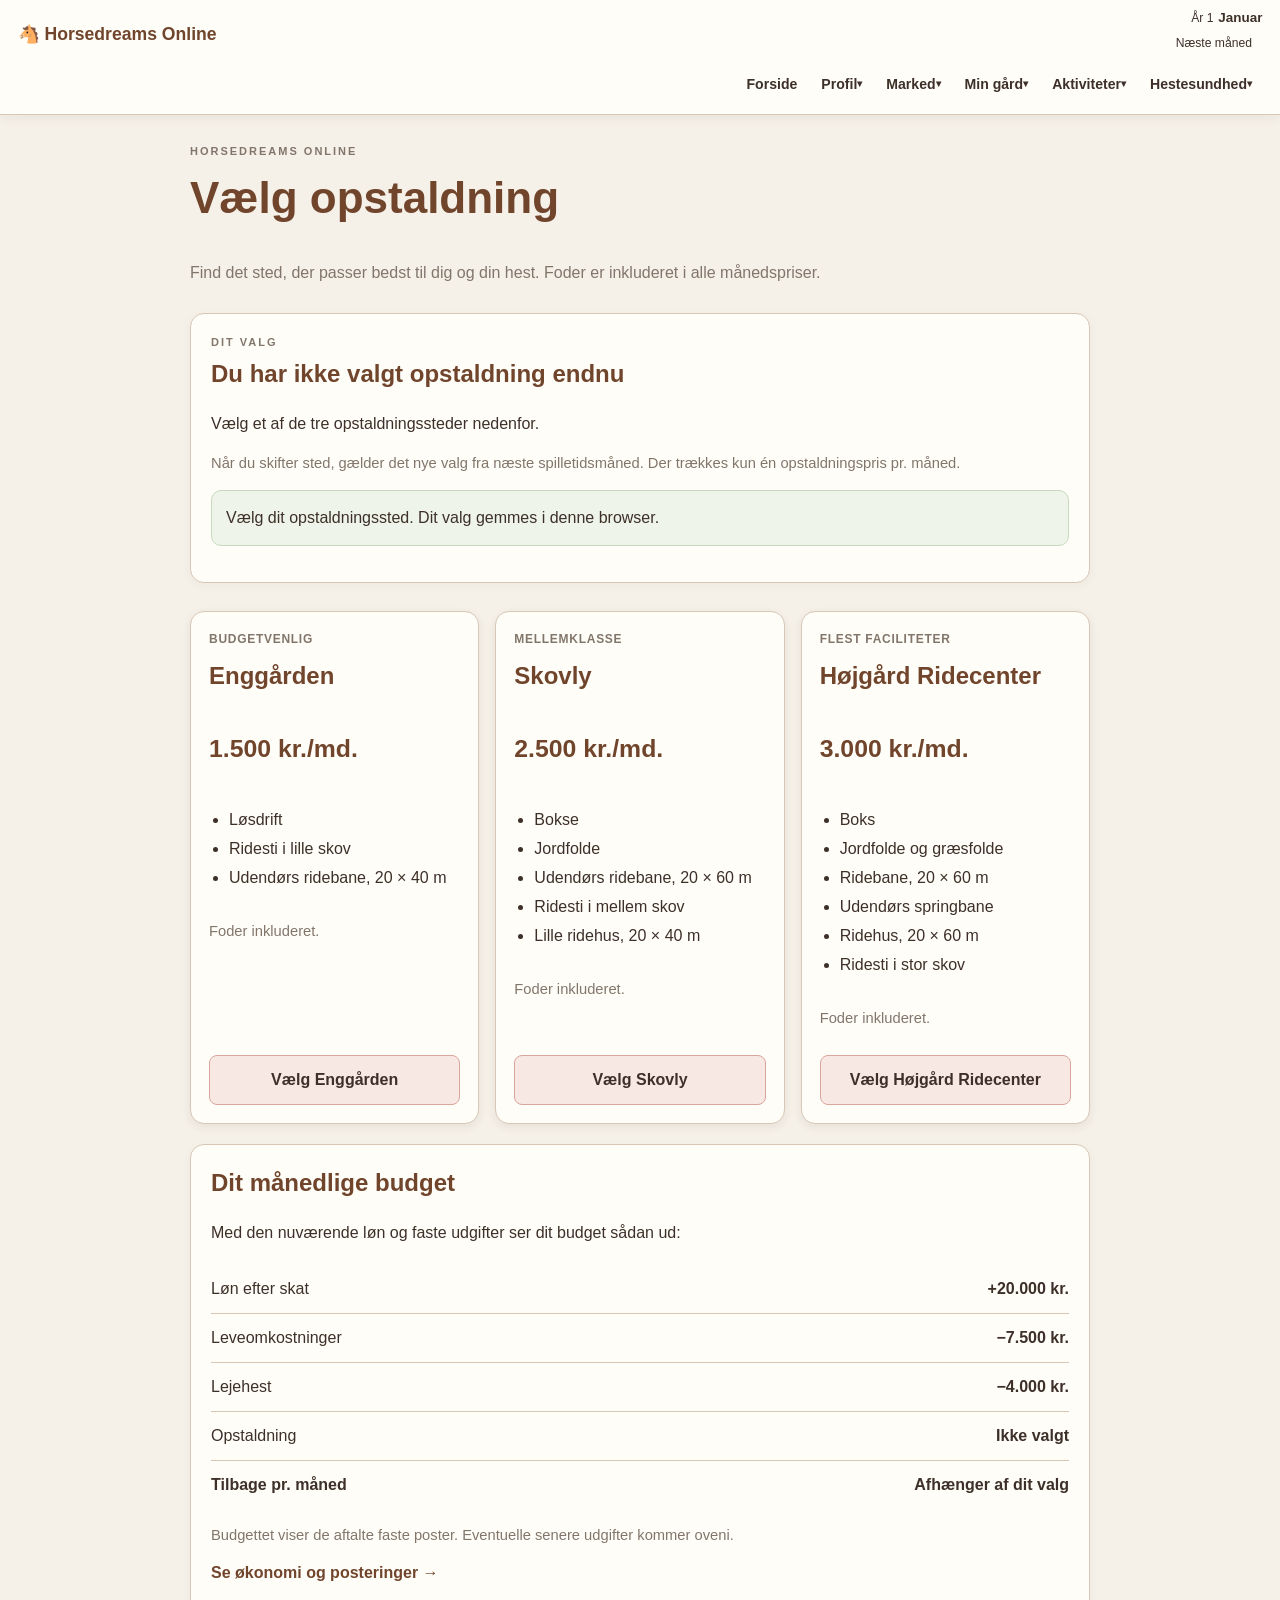
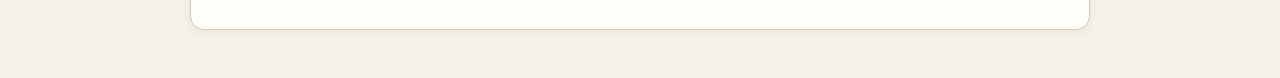
<file: opstaldning.html>
<!DOCTYPE html>
<html lang="da">
<head>
<meta charset="UTF-8">
<meta name="viewport" content="width=device-width, initial-scale=1.0">
<title>Opstaldning · Horsedreams Online</title>
<link rel="stylesheet" href="style.css">
<style>
.boarding-grid {
    display: grid;
    grid-template-columns: repeat(auto-fit, minmax(min(100%, 245px), 1fr));
    gap: 16px;
    margin: 20px 0;
}
.boarding-card {
    display: flex;
    flex-direction: column;
    gap: 10px;
    padding: 18px;
    border: 1px solid var(--border);
    border-radius: 14px;
    background: var(--surface);
}
.boarding-card h2 { margin: 0; }
.boarding-price {
    font-size: 1.55rem;
    font-weight: 700;
    color: var(--brown);
}
.boarding-card ul { padding-left: 20px; margin: 0; }
.boarding-card li { margin: 5px 0; }
.boarding-card button { margin-top: auto; }
.boarding-card.selected {
    border: 2px solid #63845b;
    box-shadow: 0 0 0 2px #63845b20;
}
.boarding-status {
    padding: 14px;
    border-radius: 10px;
    background: #eef4e9;
    border: 1px solid #c9d9bf;
}
.boarding-note { color: var(--muted); font-size: .92rem; }
.boarding-card .tag {
    font-size: .75rem;
    font-weight: bold;
    letter-spacing: .06em;
    text-transform: uppercase;
    color: var(--muted);
}
</style>
</head>
<body>

<nav class="main-nav" aria-label="Hovedmenu">
    <a class="nav-brand" href="index.html">🐴 Horsedreams Online</a>

    <div class="nav-links" aria-label="Spillets sektioner">
        <a class="nav-link" href="index.html">Forside</a>

        <details class="nav-dropdown">
            <summary>Profil</summary>
            <div class="dropdown-panel">
                <a href="player.html">Spillerprofil</a>
                <a href="economy.html">Økonomi</a>
            </div>
        </details>

        <details class="nav-dropdown">
            <summary>Marked</summary>
            <div class="dropdown-panel">
                <span class="dropdown-coming">Hestemarked (kommer senere)</span>
                <span class="dropdown-coming">Udstyr (kommer senere)</span>
            </div>
        </details>

        <details class="nav-dropdown">
            <summary>Min gård</summary>
            <div class="dropdown-panel">
                <a href="horses.html">Hesteoversigt</a>
                <a href="opstaldning.html" aria-current="page">Opstaldning</a>
                <span class="dropdown-coming">Faciliteter (kommer senere)</span>
            </div>
        </details>

        <details class="nav-dropdown">
            <summary>Aktiviteter</summary>
            <div class="dropdown-panel">
                <a href="calendar.html">Kalender</a>
                <span class="dropdown-coming">Konkurrencer (kommer senere)</span>
                <span class="dropdown-coming">Kåringer (kommer senere)</span>
            </div>
        </details>

        <details class="nav-dropdown">
            <summary>Hestesundhed</summary>
            <div class="dropdown-panel">
                <span class="dropdown-coming">Dyrlæge (kommer senere)</span>
                <span class="dropdown-coming">Smed (kommer senere)</span>
                <span class="dropdown-coming">Sundhed og behandling (kommer senere)</span>
            </div>
        </details>
    </div>

    <section class="game-time-bar" aria-label="Spillets tid">
        <div class="game-time-current">
            <span id="gameYear">År 1</span>
            <strong id="gameMonth">Januar</strong>
            <span id="gameSeason">Vinter</span>
        </div>
        <button id="nextMonthButton" type="button" disabled>Næste måned</button>
        <p id="gameTimeStatus" role="status" aria-live="polite">Spillets tid indlæses …</p>
    </section>
</nav>

<header class="page-header">
    <p class="eyebrow">HORSEDREAMS ONLINE</p>
    <h1>Vælg opstaldning</h1>
    <p class="intro">Find det sted, der passer bedst til dig og din hest. Foder er inkluderet i alle månedspriser.</p>
</header>

<main>
    <section class="panel">
        <p class="eyebrow">DIT VALG</p>
        <h2 id="currentBoardingTitle">Du har ikke valgt opstaldning endnu</h2>
        <p id="currentBoardingText">Vælg et af de tre opstaldningssteder nedenfor.</p>
        <p class="boarding-note">Når du skifter sted, gælder det nye valg fra næste spilletidsmåned. Der trækkes kun én opstaldningspris pr. måned.</p>
        <p id="boardingStatus" class="boarding-status" role="status" aria-live="polite">Indlæser dit valg …</p>
    </section>

    <section class="boarding-grid" aria-label="Opstaldningssteder">
        <article class="boarding-card" data-stable="enggaarden">
            <span class="tag">Budgetvenlig</span>
            <h2>Enggården</h2>
            <p class="boarding-price">1.500 kr./md.</p>
            <ul>
                <li>Løsdrift</li>
                <li>Ridesti i lille skov</li>
                <li>Udendørs ridebane, 20 × 40 m</li>
            </ul>
            <p class="boarding-note">Foder inkluderet.</p>
            <button type="button" data-choose="enggaarden">Vælg Enggården</button>
        </article>

        <article class="boarding-card" data-stable="skovly">
            <span class="tag">Mellemklasse</span>
            <h2>Skovly</h2>
            <p class="boarding-price">2.500 kr./md.</p>
            <ul>
                <li>Bokse</li>
                <li>Jordfolde</li>
                <li>Udendørs ridebane, 20 × 60 m</li>
                <li>Ridesti i mellem skov</li>
                <li>Lille ridehus, 20 × 40 m</li>
            </ul>
            <p class="boarding-note">Foder inkluderet.</p>
            <button type="button" data-choose="skovly">Vælg Skovly</button>
        </article>

        <article class="boarding-card" data-stable="hoejgaard">
            <span class="tag">Flest faciliteter</span>
            <h2>Højgård Ridecenter</h2>
            <p class="boarding-price">3.000 kr./md.</p>
            <ul>
                <li>Boks</li>
                <li>Jordfolde og græsfolde</li>
                <li>Ridebane, 20 × 60 m</li>
                <li>Udendørs springbane</li>
                <li>Ridehus, 20 × 60 m</li>
                <li>Ridesti i stor skov</li>
            </ul>
            <p class="boarding-note">Foder inkluderet.</p>
            <button type="button" data-choose="hoejgaard">Vælg Højgård</button>
        </article>
    </section>

    <section class="panel">
        <h2>Dit månedlige budget</h2>
        <p>Med den nuværende løn og faste udgifter ser dit budget sådan ud:</p>

        <div class="economy-details">
            <p><span>Løn efter skat</span><strong>+20.000 kr.</strong></p>
            <p><span>Leveomkostninger</span><strong>−7.500 kr.</strong></p>
            <p><span>Lejehest</span><strong>−4.000 kr.</strong></p>
            <p><span>Opstaldning</span><strong id="budgetBoarding">Ikke valgt</strong></p>
            <p class="economy-total"><span>Tilbage pr. måned</span><strong id="budgetRemaining">Afhænger af dit valg</strong></p>
        </div>

        <p class="boarding-note">Budgettet viser de aftalte faste poster. Eventuelle senere udgifter kommer oveni.</p>
        <a class="back-link" href="economy.html">Se økonomi og posteringer →</a>
    </section>
</main>

<script src="opstaldning.js"></script>
<script src="game-time.js"></script>
<script src="navigation.js"></script>
</body>
</html>
</file>
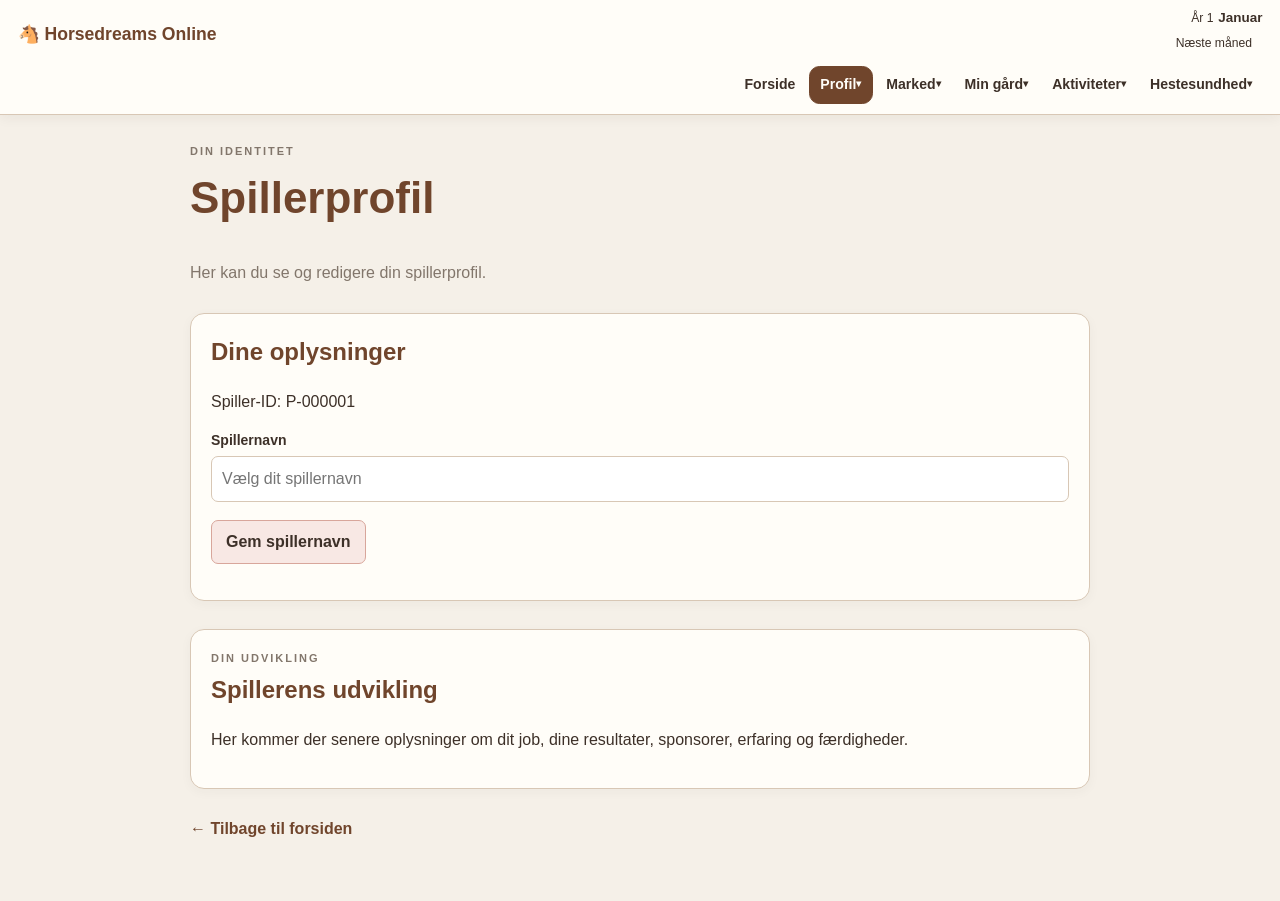
<file: player.html>
<!DOCTYPE html>
<html lang="da">
<head>
    <meta charset="UTF-8">
    <meta name="viewport" content="width=device-width, initial-scale=1.0">
    <title>Spillerprofil – Hestespillet</title>
    <link rel="stylesheet" href="style.css?v=3">
</head>
<body>
    <nav class="main-nav" aria-label="Hovedmenu">
        <a class="nav-brand" href="index.html">🐴 Hestespillet</a>
        <div class="nav-links" aria-label="Spillets sektioner">
            <a class="nav-link" href="index.html">Forside</a>
            <details class="nav-dropdown">
                <summary>Profil</summary>
                <div class="dropdown-panel">
                    <a href="player.html">Spillerprofil</a>
                    <a href="economy.html">Økonomi</a>
                </div>
            </details>
            <details class="nav-dropdown">
                <summary>Marked</summary>
                <div class="dropdown-panel">
                    <span class="dropdown-coming">Hestemarked (kommer senere)</span>
                    <span class="dropdown-coming">Udstyr (kommer senere)</span>
                </div>
            </details>
            <details class="nav-dropdown">
                <summary>Min gård</summary>
                <div class="dropdown-panel">
                    <a href="horses.html">Hesteoversigt</a>
                    <span class="dropdown-coming">Faciliteter (kommer senere)</span>
                </div>
            </details>
            <details class="nav-dropdown">
                <summary>Aktiviteter</summary>
                <div class="dropdown-panel">
                    <a href="calendar.html">Kalender</a>
                    <span class="dropdown-coming">Konkurrencer (kommer senere)</span>
                    <span class="dropdown-coming">Kåringer (kommer senere)</span>
                </div>
            </details>
            <details class="nav-dropdown">
                <summary>Hestesundhed</summary>
                <div class="dropdown-panel">
                    <span class="dropdown-coming">Dyrlæge (kommer senere)</span>
                    <span class="dropdown-coming">Smed (kommer senere)</span>
                    <span class="dropdown-coming">Sundhed og behandling (kommer senere)</span>
                </div>
            </details>
        </div>
        <section class="game-time-bar" aria-label="Spillets tid">
            <div class="game-time-current">
                <span id="gameYear">År 1</span>
                <strong id="gameMonth">Januar</strong>
                <span id="gameSeason">Vinter</span>
            </div>
            <button id="nextMonthButton" type="button" disabled>Næste måned</button>
            <p id="gameTimeStatus" role="status" aria-live="polite">Spillets tid indlæses …</p>
        </section>
    </nav>
    <header class="page-header">
        <p class="eyebrow">DIN IDENTITET</p>
        <h1>Spillerprofil</h1>
        <p class="intro">Her kan du se og redigere din spillerprofil.</p>
    </header>
    <main>
        <section class="panel player-panel" aria-labelledby="playerHeading">
            <h2 id="playerHeading">Dine oplysninger</h2>
            <p class="horse-id" id="playerId">Spiller-ID indlæses...</p>
            <label for="playerName">Spillernavn</label>
            <input
                id="playerName"
                type="text"
                maxlength="40"
                placeholder="Vælg dit spillernavn"
            >
            <div class="button-row">
                <button id="savePlayerButton" type="button">Gem spillernavn</button>
            </div>
            <p id="playerMessage" class="calendar-note" role="status" aria-live="polite"></p>
        </section>
        <section class="panel" aria-labelledby="futureHeading">
            <p class="eyebrow">DIN UDVIKLING</p>
            <h2 id="futureHeading">Spillerens udvikling</h2>
            <p>Her kommer der senere oplysninger om dit job, dine resultater, sponsorer, erfaring og færdigheder.</p>
        </section>
        <p><a class="back-link" href="index.html">← Tilbage til forsiden</a></p>
    </main>
    <script src="player.js?v=3"></script>
    <script src="game-time.js?v=3"></script>
    <script src="navigation.js?v=3"></script>
</body>
</html>
</file>
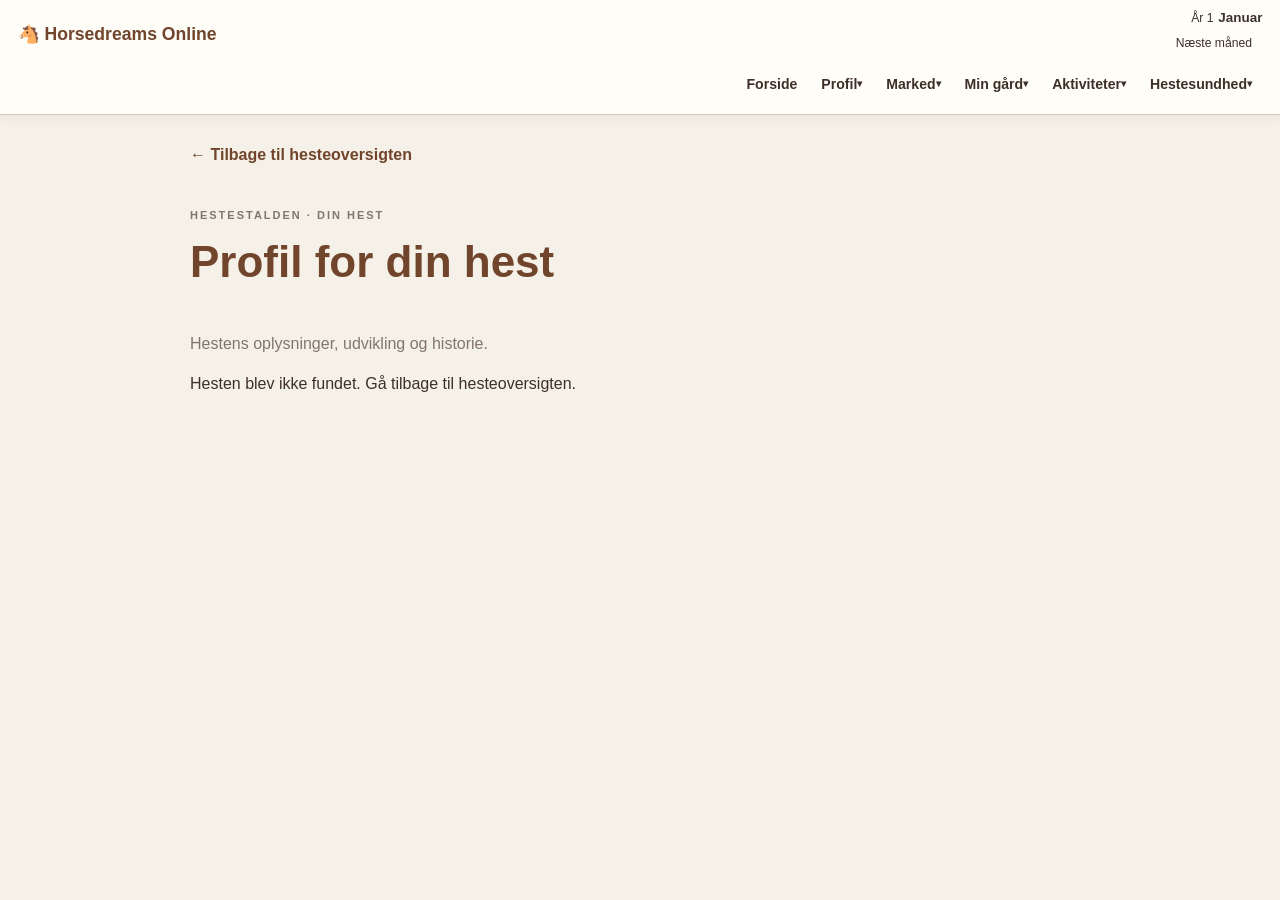
<file: profile.html>
<!DOCTYPE html>
<html lang="da">
<head>
    <meta charset="UTF-8">
    <meta name="viewport" content="width=device-width, initial-scale=1.0">
    <title>Hesteprofil | Hestespillet</title>
    <link rel="stylesheet" href="style.css?v=3">
    <style>
        .profile-sections {
            display: grid;
            gap: 16px;
            margin-top: 20px;
        }
        .profile-card {
            padding: 20px;
            border-radius: 16px;
            background: var(--card-bg, #fff);
            border: 1px solid #e2d7c8;
            box-shadow: 0 3px 10px rgba(70, 48, 30, 0.06);
        }
        .profile-card h2 {
            margin-top: 0;
            margin-bottom: 16px;
            color: #75543b;
            font-size: 1.25rem;
        }
        .profile-grid {
            display: grid;
            grid-template-columns: repeat(auto-fit, minmax(135px, 1fr));
            gap: 14px;
        }
        .profile-field {
            padding: 10px;
            background: rgba(128, 128, 128, 0.08);
            border-radius: 8px;
            overflow-wrap: anywhere;
        }
        .profile-field small {
            display: block;
            margin-bottom: 5px;
            opacity: 0.75;
        }
        .profile-actions {
            display: flex;
            flex-wrap: wrap;
            gap: 10px;
            margin-top: 14px;
        }
        .profile-actions button,
        .profile-actions a {
            padding: 10px 14px;
        }
        .profile-editor {
            margin-top: 14px;
            padding: 14px;
            border: 1px solid #bbb;
            border-radius: 10px;
        }
        .profile-editor label {
            display: block;
            margin: 12px 0 5px;
        }
        .profile-editor input,
        .profile-editor textarea,
        .profile-editor select {
            box-sizing: border-box;
            width: 100%;
            padding: 10px;
        }
        .profile-note {
            font-size: 0.9rem;
            opacity: 0.8;
        }
        .profile-status {
            margin-top: 12px;
        }
        details.profile-card > summary {
            cursor: pointer;
            font-weight: bold;
            font-size: 1.1rem;
        }
        [hidden] {
            display: none !important;
        }
        /* Hestens billede og overskrift */
        .horse-profile-header {
            display: flex;
            align-items: center;
            gap: 24px;
            flex-wrap: wrap;
            margin-top: 20px;
        }
        .profile-horse-image {
            display: block;
            width: 220px;
            height: 180px;
            max-width: 100%;
            object-fit: contain;
            background: #f8f4ed;
            border: 1px solid #e2d7c8;
            border-radius: 12px;
        }
        .horse-profile-heading {
            flex: 1;
            min-width: 180px;
        }
        .horse-profile-heading h2 {
            margin-bottom: 8px;
            overflow-wrap: anywhere;
        }
        .horse-profile-heading .intro {
            margin-top: 0;
        }
        @media (max-width: 520px) {
            .horse-profile-header {
                flex-direction: column;
                align-items: flex-start;
            }
            .profile-horse-image {
                width: 100%;
                height: 200px;
            }
        }
    </style>
</head>
<body>
    <nav class="main-nav" aria-label="Hovedmenu">
        <a class="nav-brand" href="index.html">🐴 Hestespillet</a>
        <div class="nav-links" aria-label="Spillets sektioner">
            <a class="nav-link" href="index.html">Forside</a>
            <details class="nav-dropdown">
                <summary>Profil</summary>
                <div class="dropdown-panel">
                    <a href="player.html">Spillerprofil</a>
                    <a href="economy.html">Økonomi</a>
                </div>
            </details>
            <details class="nav-dropdown">
                <summary>Marked</summary>
                <div class="dropdown-panel">
                    <span class="dropdown-coming">Hestemarked (kommer senere)</span>
                    <span class="dropdown-coming">Udstyr (kommer senere)</span>
                </div>
            </details>
            <details class="nav-dropdown">
                <summary>Min gård</summary>
                <div class="dropdown-panel">
                    <a href="horses.html">Hesteoversigt</a>
                    <span class="dropdown-coming">Faciliteter (kommer senere)</span>
                </div>
            </details>
            <details class="nav-dropdown">
                <summary>Aktiviteter</summary>
                <div class="dropdown-panel">
                    <a href="calendar.html">Kalender</a>
                    <span class="dropdown-coming">Konkurrencer (kommer senere)</span>
                    <span class="dropdown-coming">Kåringer (kommer senere)</span>
                </div>
            </details>
            <details class="nav-dropdown">
                <summary>Hestesundhed</summary>
                <div class="dropdown-panel">
                    <span class="dropdown-coming">Dyrlæge (kommer senere)</span>
                    <span class="dropdown-coming">Smed (kommer senere)</span>
                    <span class="dropdown-coming">Sundhed og behandling (kommer senere)</span>
                </div>
            </details>
        </div>
        <section class="game-time-bar" aria-label="Spillets tid">
            <div class="game-time-current">
                <span id="gameYear">År 1</span>
                <strong id="gameMonth">Januar</strong>
                <span id="gameSeason">Vinter</span>
            </div>
            <button id="nextMonthButton" type="button" disabled>
                Næste måned
            </button>
            <p id="gameTimeStatus" role="status" aria-live="polite">
                Spillets tid indlæses …
            </p>
        </section>
    </nav>
    <main class="page-container">
        <section>
            <p>
                <a class="back-link" href="index.html#horseList">
                    ← Tilbage til hesteoversigten
                </a>
            </p>
            <p class="eyebrow">HESTESTALDEN · DIN HEST</p>
            <h1 id="profileName">Profil for din hest</h1>
            <p id="profileSubtitle" class="intro">
                Hestens oplysninger, udvikling og historie.
            </p>
            <div id="profileError" role="alert" hidden></div>
            <div id="profileContent" hidden>
                <section class="profile-card horse-profile-header">
                    <img
                        id="profileHorseImage"
                        class="profile-horse-image"
                        src="Horse-illustration.JPEG"
                        alt="Billede af hesten"
                    >
                    <div class="horse-profile-heading">
                        <p class="eyebrow">HESTENS PROFIL</p>
                        <h2 id="profileDisplayName">Hestens navn</h2>
                        <p id="profileImageSubtitle" class="intro">
                            Hestens race og køn
                        </p>
                    </div>
                </section>
                <section class="profile-card">
                    <h2>Grundoplysninger</h2>
                    <div class="profile-grid">
                        <div class="profile-field">
                            <small>Heste-ID</small>
                            <strong id="profileId">—</strong>
                        </div>
                        <div class="profile-field">
                            <small>Race</small>
                            <strong id="profileBreed">—</strong>
                        </div>
                        <div class="profile-field">
                            <small>Køn</small>
                            <strong id="profileSex">—</strong>
                        </div>
                        <div class="profile-field">
                            <small>Født</small>
                            <strong id="profileBirthDate">—</strong>
                        </div>
                        <div class="profile-field">
                            <small>Alder</small>
                            <strong id="profileAge">—</strong>
                        </div>
                        <div class="profile-field">
                            <small>Opdrætter</small>
                            <strong id="profileBreeder">Ikke registreret</strong>
                        </div>
                        <div class="profile-field">
                            <small>Ejer</small>
                            <strong id="profileOwner">Ikke registreret</strong>
                        </div>
                    </div>
                    <div class="profile-actions">
                        <button type="button" id="editProfileButton">
                            Rediger navn
                        </button>
                    </div>
                    <form id="editProfileSection" class="profile-editor" hidden>
                        <h3>Rediger hestens navn</h3>
                        <label for="editName">Navn</label>
                        <input
                            id="editName"
                            type="text"
                            maxlength="60"
                            required
                        >
                        <div class="profile-actions">
                            <button type="submit">Gem navn</button>
                            <button type="button" id="cancelProfileEditButton">
                                Annuller
                            </button>
                        </div>
                    </form>
                </section>
                <div class="profile-sections">
                    <details class="profile-card" open>
                        <summary>Udseende og personlighed</summary>
                        <p class="profile-note">
                            Oplysningerne styres af hestens data og spillets regler.
                        </p>
                        <div class="profile-grid">
                            <div class="profile-field">
                                <small>Grundfarve</small>
                                <strong id="profileColor">Ikke registreret</strong>
                            </div>
                            <div class="profile-field">
                                <small>Aftegn</small>
                                <strong id="profileMarkings">Ikke registreret</strong>
                            </div>
                            <div class="profile-field">
                                <small>Man og hale</small>
                                <strong id="profileManeTail">Ikke registreret</strong>
                            </div>
                            <div class="profile-field">
                                <small>Højde</small>
                                <strong id="profileHeight">Ikke registreret</strong>
                            </div>
                            <div class="profile-field">
                                <small>Personlighed</small>
                                <strong id="profilePersonality">Ikke registreret</strong>
                            </div>
                            <div class="profile-field">
                                <small>Temperament</small>
                                <strong id="profileTemperament">Ikke registreret</strong>
                            </div>
                        </div>
                    </details>
                    <details class="profile-card">
                        <summary>Genetik</summary>
                        <p>
                            Kendte genetiske oplysninger og spillerens egne gæt
                            holdes adskilt.
                        </p>
                        <h3>Kendte oplysninger</h3>
                        <p id="profileKnownGenetics">
                            Ingen genetiske oplysninger registreret.
                        </p>
                        <h3>Mine genetiske gæt</h3>
                        <p class="profile-note">
                            Gæt er spillerens vurderinger og ændrer ikke i sig selv
                            hestens faktiske genetik.
                        </p>
                        <div id="profileGeneticGuesses">Ingen gæt registreret.</div>
                        <div class="profile-actions">
                            <button type="button" id="editGeneticsButton">
                                Rediger mine gæt
                            </button>
                        </div>
                        <form id="editGeneticsSection" class="profile-editor" hidden>
                            <label for="editGenetics">Dine genetiske gæt</label>
                            <textarea
                                id="editGenetics"
                                rows="5"
                                maxlength="3000"
                                placeholder="Skriv dine gæt her. Du kan også lade feltet være tomt."
                            ></textarea>
                            <div class="profile-actions">
                                <button type="submit">Gem gæt</button>
                                <button type="button" id="cancelGeneticsButton">
                                    Annuller
                                </button>
                            </div>
                        </form>
                    </details>
                    <details class="profile-card">
                        <summary>Stamtavle og avl</summary>
                        <div class="profile-grid">
                            <div class="profile-field">
                                <small>Far</small>
                                <strong id="profileFather">Ikke registreret</strong>
                            </div>
                            <div class="profile-field">
                                <small>Mor</small>
                                <strong id="profileMother">Ikke registreret</strong>
                            </div>
                            <div class="profile-field">
                                <small>Afkom</small>
                                <strong id="profileOffspring">0 registreret</strong>
                            </div>
                            <div class="profile-field">
                                <small>Kåring</small>
                                <strong id="profileApproval">Ikke opnået</strong>
                            </div>
                            <div class="profile-field">
                                <small>Avlsforbund</small>
                                <strong id="profileAssociation">Ikke registreret</strong>
                            </div>
                        </div>
                    </details>
                    <details class="profile-card">
                        <summary>Sport og resultater</summary>
                        <div class="profile-grid">
                            <div class="profile-field">
                                <small>Konkurrenceniveau</small>
                                <strong id="profileCompetitionLevel">Ikke startet</strong>
                            </div>
                            <div class="profile-field">
                                <small>Starter</small>
                                <strong id="profileStarts">0</strong>
                            </div>
                            <div class="profile-field">
                                <small>Sejre</small>
                                <strong id="profileWins">0</strong>
                            </div>
                            <div class="profile-field">
                                <small>Bedste resultat</small>
                                <strong id="profileBestResult">Ingen resultater</strong>
                            </div>
                        </div>
                    </details>
                    <details class="profile-card">
                        <summary>Økonomi og udstyr</summary>
                        <div class="profile-grid">
                            <div class="profile-field">
                                <small>Købspris</small>
                                <strong id="profilePurchasePrice">Ikke registreret</strong>
                            </div>
                            <div class="profile-field">
                                <small>Aktuel værdi</small>
                                <strong id="profileMarketValue">Ikke beregnet</strong>
                            </div>
                            <div class="profile-field">
                                <small>Forsikring</small>
                                <strong id="profileInsurance">Ikke registreret</strong>
                            </div>
                            <div class="profile-field">
                                <small>Udstyr</small>
                                <strong id="profileEquipment">Ikke registreret</strong>
                            </div>
                        </div>
                    </details>
                    <details class="profile-card">
                        <summary>Sundhed og historik</summary>
                        <div class="profile-grid">
                            <div class="profile-field">
                                <small>Sundhedsstatus</small>
                                <strong id="profileHealth">Ikke registreret</strong>
                            </div>
                            <div class="profile-field">
                                <small>Skader og sygdomme</small>
                                <strong id="profileInjuries">Ingen registreret</strong>
                            </div>
                            <div class="profile-field">
                                <small>Seneste aktivitet</small>
                                <strong id="profileLastActivity">Ingen registreret</strong>
                            </div>
                        </div>
                        <h3>Begivenheder</h3>
                        <ul id="profileHistory">
                            <li>Ingen begivenheder registreret.</li>
                        </ul>
                    </details>
                </div>
                <p id="profileStatus" class="profile-status" role="status"></p>
            </div>
        </section>
    </main>
    <script src="profile.js?v=3"></script>
    <script src="game-time.js?v=3"></script>
    <script src="navigation.js?v=3"></script>
</body>
</html>
</file>
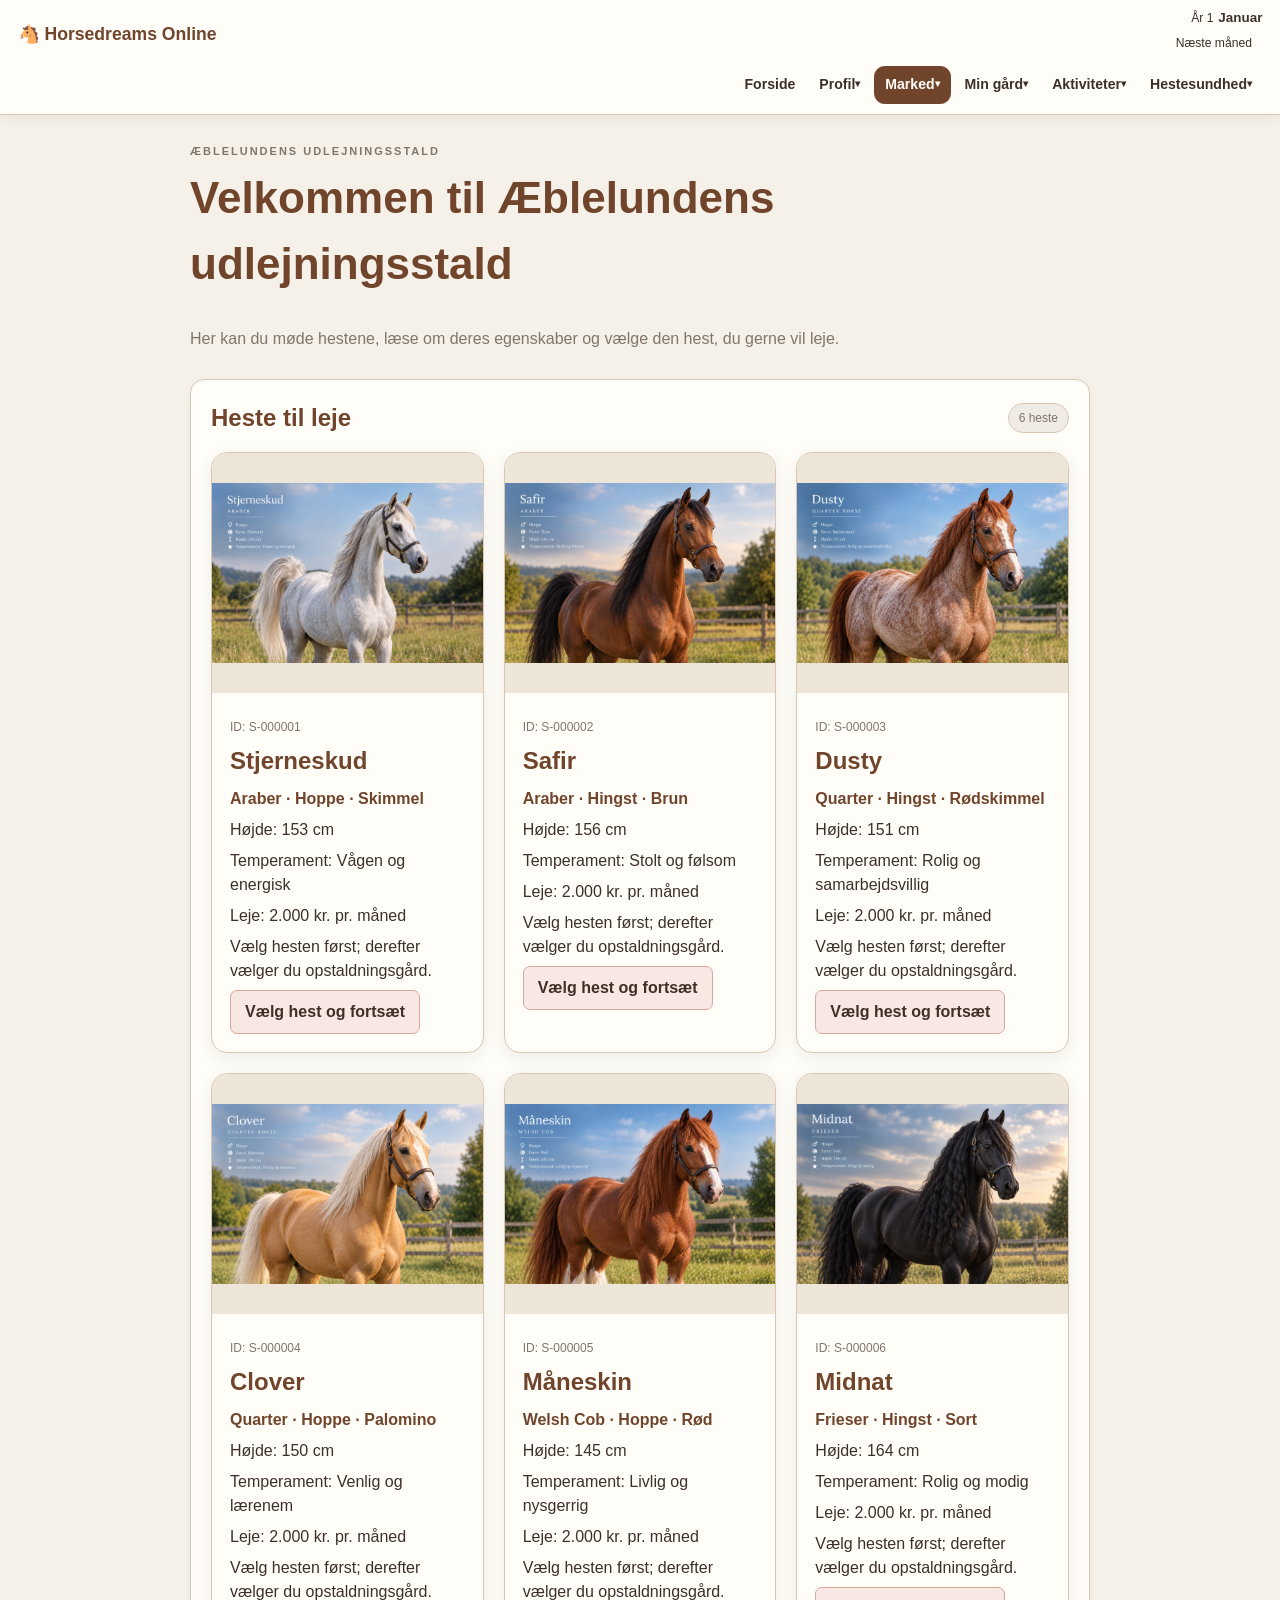
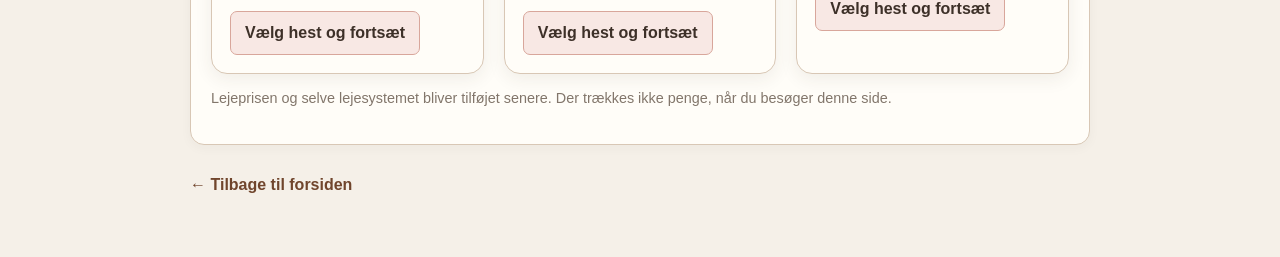
<file: stable.html>
<!DOCTYPE html>
<html lang="da">
<head>
    <meta charset="UTF-8">
    <meta name="viewport" content="width=device-width, initial-scale=1.0">
    <title>Æblelundens udlejningsstald – Horsedreams Online</title>
    <link rel="stylesheet" href="style.css?v=3">
</head>
<body>
    <nav class="main-nav" aria-label="Hovedmenu">
        <a class="nav-brand" href="index.html">🐴 Hestespillet</a>
        <div class="nav-links" aria-label="Spillets sektioner">
            <a class="nav-link" href="index.html">Forside</a>
            <details class="nav-dropdown">
                <summary>Profil</summary>
                <div class="dropdown-panel">
                    <a href="player.html">Spillerprofil</a>
                    <a href="economy.html">Økonomi</a>
                </div>
            </details>
            <details class="nav-dropdown">
                <summary>Marked</summary>
                <div class="dropdown-panel">
                    <a href="stable.html" aria-current="page">Lejehestegården</a>
                    <span class="dropdown-coming">Hestemarked (kommer senere)</span>
                    <span class="dropdown-coming">Udstyr (kommer senere)</span>
                </div>
            </details>
            <details class="nav-dropdown">
                <summary>Min gård</summary>
                <div class="dropdown-panel">
                    <a href="boarding.html">Opstaldningsgårde</a>
                    <a href="horses.html">Hesteoversigt</a>
                    <span class="dropdown-coming">Faciliteter (kommer senere)</span>
                </div>
            </details>
            <details class="nav-dropdown">
                <summary>Aktiviteter</summary>
                <div class="dropdown-panel">
                    <a href="calendar.html">Kalender</a>
                    <span class="dropdown-coming">Konkurrencer (kommer senere)</span>
                    <span class="dropdown-coming">Kåringer (kommer senere)</span>
                </div>
            </details>
            <details class="nav-dropdown">
                <summary>Hestesundhed</summary>
                <div class="dropdown-panel">
                    <span class="dropdown-coming">Dyrlæge (kommer senere)</span>
                    <span class="dropdown-coming">Smed (kommer senere)</span>
                    <span class="dropdown-coming">Sundhed og behandling (kommer senere)</span>
                </div>
            </details>
        </div>
        <section class="game-time-bar" aria-label="Spillets tid">
            <div class="game-time-current">
                <span id="gameYear">År 1</span>
                <strong id="gameMonth">Januar</strong>
                <span id="gameSeason">Vinter</span>
            </div>
            <button id="nextMonthButton" type="button" disabled>
                Næste måned
            </button>
            <p id="gameTimeStatus" role="status" aria-live="polite">
                Spillets tid indlæses …
            </p>
        </section>
    </nav>
    <header class="page-header">
        <p class="eyebrow">ÆBLELUNDENS UDLEJNINGSSTALD</p>
        <h1>Velkommen til Æblelundens udlejningsstald</h1>
        <p class="intro">
            Her kan du møde hestene, læse om deres egenskaber
            og vælge den hest, du gerne vil leje.
        </p>
    </header>
    <main>
        <section class="panel" aria-labelledby="stableHeading">
            <div class="section-heading">
                <h2 id="stableHeading">Heste til leje</h2>
                <span class="count-label" id="stableHorseCount">6 heste</span>
            </div>
            <div id="stableHorseCards" class="horse-grid" aria-live="polite"></div>
            <p id="stableEmptyMessage" class="empty-message" hidden>
                Der er ingen heste på gården lige nu.
            </p>
            <p class="profile-note">
                Lejeprisen og selve lejesystemet bliver tilføjet senere.
                Der trækkes ikke penge, når du besøger denne side.
            </p>
        </section>
        <p>
            <a class="back-link" href="index.html">← Tilbage til forsiden</a>
        </p>
    </main>
    <script src="horse-genetics.js?v=3"></script>
    <script src="stable.js?v=3"></script>
    <script src="game-time.js?v=3"></script>
    <script src="navigation.js?v=3"></script>
</body>
</html>
</file>
<file: style.css>
/* ========================================
   HESTESPILLET – FÆLLES STYLING
   ======================================== */

/* ========================================
   1. FARVER OG GRUNDINDSTILLINGER
   ======================================== */

:root {
    --background: #f5f0e8;
    --surface: #fffdf8;
    --brown: #70452c;
    --text: #3d3028;
    --muted: #82766b;
    --border: #d8c7b5;
    --rose: #f8e8e4;
    --rose-border: #d8a69b;
}

* {
    box-sizing: border-box;
}

[hidden] {
    display: none !important;
}

/* ========================================
   2. SIDE OG TYPOGRAFI
   ======================================== */

body {
    margin: 0;
    padding: 20px;
    overflow-wrap: break-word;
    font-family: Arial, sans-serif;
    background: var(--background);
    color: var(--text);
    line-height: 1.5;
}

main,
.page-header,
.page-container {
    width: 100%;
    max-width: 900px;
    margin-right: auto;
    margin-left: auto;
}

h1,
h2,
h3,
p {
    overflow-wrap: anywhere;
}

h1,
h2,
h3 {
    color: var(--brown);
}

h1 {
    margin-top: 0;
    font-size: clamp(30px, 7vw, 44px);
}

h2 {
    margin-top: 0;
}

.intro {
    margin-top: 8px;
    color: var(--muted);
}

.eyebrow {
    margin: 0 0 6px;
    color: var(--muted);
    font-size: 11px;
    font-weight: bold;
    letter-spacing: 2px;
    text-transform: uppercase;
}

.page-header {
    margin-bottom: 28px;
}

.profile-header {
    margin-bottom: 24px;
}

/* ========================================
   3. HOVEDMENU – FÆLLES FOR ALLE SIDER
   ======================================== */

.main-nav {
    position: sticky;
    top: 0;
    z-index: 1000;

    display: flex;
    flex-direction: row;
    flex-wrap: wrap;
    align-items: center;
    justify-content: flex-start;
    gap: 7px;

    width: calc(100% + 40px);
    margin: -20px -20px 28px;
    padding: 12px 20px;

    background: var(--surface);
    border-bottom: 1px solid var(--border);
    box-shadow: 0 3px 12px rgba(61, 48, 40, 0.08);
}

/* Sidens navn, hvis det bruges i menuen */

.nav-brand {
    display: inline-block;
    flex: 0 0 auto;
    color: var(--brown);
    font-size: 18px;
    font-weight: bold;
    text-decoration: none;
}

/* Gruppe med menupunkter, hvis den bruges */

.nav-links {
    display: flex;
    flex-direction: row;
    flex-wrap: wrap;
    align-items: center;
    justify-content: flex-start;
    gap: 7px;
    min-width: 0;
    max-width: 100%;
}

/* Menupunkter – både direkte links og links i nav-links */

.main-nav > a:not(.nav-brand),
.nav-links .nav-link {
    display: inline-flex;
    flex: 0 0 auto;
    align-items: center;
    justify-content: center;

    width: auto;
    min-height: 40px;
    margin: 0;
    padding: 8px 12px;

    border: 1px solid var(--border);
    border-radius: 9px;

    background: #faf6f0;
    color: var(--text);

    font-size: 13px;
    font-weight: bold;
    line-height: 1.3;
    text-align: center;
    text-decoration: none;
    white-space: nowrap;

    transition:
        background-color 0.18s ease,
        color 0.18s ease,
        border-color 0.18s ease;
}

.main-nav > a:not(.nav-brand):hover,
.nav-links .nav-link:hover {
    background: #eee3d6;
    border-color: #b99b80;
    color: var(--brown);
}

/* Fremhævelse af den aktuelle side, når HTML'en markerer den */

.main-nav > a.active,
.main-nav > a[aria-current="page"],
.nav-links .nav-link.active,
.nav-links .nav-link[aria-current="page"] {
    background: var(--brown);
    border-color: var(--brown);
    color: var(--surface);
}

.nav-brand:focus-visible,
.main-nav a:focus-visible {
    outline: 2px solid var(--brown);
    outline-offset: 3px;
}

/* Undgå at menuen dækker overskrifter ved interne links */

#playerProfile,
#calendar,
#calendarPanel,
#economyPanel,
#horseList {
    scroll-margin-top: 145px;
}

/* ========================================
   4. ALMINDELIGE LINKS
   ======================================== */

.back-link {
    display: inline-block;
    margin-bottom: 24px;
    color: var(--brown);
    font-weight: bold;
    text-decoration: none;
}

.back-link:hover {
    text-decoration: underline;
}

/* ========================================
   5. KORT OG PANELER
   ======================================== */

.panel,
.profile-card {
    margin-bottom: 28px;
    padding: 20px;

    background: var(--surface);
    border: 1px solid var(--border);
    border-radius: 14px;
    box-shadow: 0 3px 12px rgba(61, 48, 40, 0.04);
}

/* ========================================
   6. INPUTFELTER OG FORMULARER
   ======================================== */

label {
    display: block;
    margin: 14px 0 5px;
    font-size: 14px;
    font-weight: bold;
}

input,
select,
textarea {
    display: block;
    width: 100%;
    min-height: 44px;
    padding: 10px;

    border: 1px solid var(--border);
    border-radius: 7px;

    background: #fff;
    color: var(--text);
    font: inherit;
}

textarea {
    resize: vertical;
}

input:focus,
select:focus,
textarea:focus {
    outline: 2px solid #b58b6b;
    outline-offset: 2px;
}

/* ========================================
   7. KNAPPER
   ======================================== */

button {
    min-height: 40px;
    padding: 9px 14px;

    border: 1px solid var(--rose-border);
    border-radius: 7px;

    background: var(--rose);
    color: var(--text);
    font: inherit;
    font-weight: bold;
    cursor: pointer;
}

button:hover {
    filter: brightness(0.97);
}

button:active {
    background: #efd2cb;
}

button:disabled {
    opacity: 0.55;
    cursor: not-allowed;
}

button:focus-visible,
a:focus-visible {
    outline: 2px solid var(--brown);
    outline-offset: 3px;
}

.button-row,
.profile-actions {
    display: flex;
    flex-wrap: wrap;
    gap: 10px;
    margin-top: 18px;
}

.secondary-button {
    background: #f0ebe4;
    border-color: var(--border);
}

.delete-button {
    background: var(--rose);
    border-color: var(--rose-border);
}

/* ========================================
   8. OVERSIGT OVER HESTE
   ======================================== */

.horse-list-section {
    margin-top: 34px;
}

.section-heading {
    display: flex;
    align-items: center;
    justify-content: space-between;
    flex-wrap: wrap;
    gap: 12px;
    margin-bottom: 16px;
}

.section-heading h2 {
    margin-bottom: 0;
}

.count-label,
.id-badge {
    display: inline-block;
    padding: 5px 10px;

    border: 1px solid var(--border);
    border-radius: 20px;

    background: #f0ebe4;
    color: var(--muted);
    font-size: 12px;
}

.horse-grid {
    display: grid;
    grid-template-columns: repeat(
        auto-fit,
        minmax(min(100%, 250px), 1fr)
    );
    gap: 16px;
}

.horse-card {
    min-width: 0;
    padding: 17px;

    border: 1px solid var(--border);
    border-left: 5px solid #8b6245;
    border-radius: 12px;

    background: var(--surface);
    box-shadow: 0 3px 12px rgba(61, 48, 40, 0.04);
}

.horse-card h3 {
    margin: 0 0 5px;
    font-size: 21px;
}

.horse-card .horse-id {
    color: var(--muted);
    font-size: 12px;
}

.horse-card .horse-info {
    margin: 12px 0;
}

.horse-card button {
    margin: 5px 5px 0 0;
}

.open-profile-button {
    background: var(--brown);
    border-color: var(--brown);
    color: white;
}

.empty-message {
    padding: 24px;

    border: 1px dashed var(--border);
    border-radius: 12px;

    color: var(--muted);
    text-align: center;
}

/* ========================================
   9. DEN ENKELTE HESTS PROFIL
   ======================================== */

.profile-card {
    border-top: 5px solid #8b6245;
    padding: 24px;
}

.profile-top {
    display: flex;
    justify-content: space-between;
    align-items: center;
    flex-wrap: wrap;
    gap: 10px;
}

.profile-name {
    margin: 18px 0 4px;
    font-size: clamp(28px, 6vw, 38px);
}

.profile-subtitle {
    margin-top: 0;
    color: var(--muted);
}

.detail-grid {
    display: grid;
    grid-template-columns: repeat(
        auto-fit,
        minmax(130px, 1fr)
    );
    gap: 12px;
    margin-top: 24px;
}

.detail-item {
    display: flex;
    flex-direction: column;
    gap: 5px;
    min-width: 0;
    padding: 14px;

    border: 1px solid var(--border);
    border-radius: 9px;

    background: #faf6f0;
}

.detail-label {
    color: var(--muted);
    font-size: 12px;
}

.detail-value {
    font-weight: bold;
    overflow-wrap: anywhere;
}

.message {
    padding: 18px;

    border: 1px solid var(--border);
    border-radius: 10px;

    background: var(--surface);
}

/* Ekstra profilsektioner */

.profile-sections {
    display: grid;
    gap: 16px;
    margin-top: 20px;
}

.profile-grid {
    display: grid;
    grid-template-columns: repeat(
        auto-fit,
        minmax(min(100%, 135px), 1fr)
    );
    gap: 14px;
}

.profile-field {
    min-width: 0;
    padding: 10px;
    overflow-wrap: anywhere;

    background: rgba(128, 128, 128, 0.08);
    border-radius: 8px;
}

.profile-field small {
    display: block;
    margin-bottom: 5px;
    color: var(--muted);
}

.profile-field strong {
    overflow-wrap: anywhere;
}

.profile-note {
    color: var(--muted);
    font-size: 0.9rem;
}

.profile-status {
    margin-top: 12px;
}

details.profile-card > summary {
    cursor: pointer;
    font-size: 1.1rem;
    font-weight: bold;
}

.profile-editor {
    margin-top: 14px;
    padding: 14px;
    border: 1px solid var(--border);
    border-radius: 10px;
    background: #faf6f0;
}

.profile-editor label {
    display: block;
    margin: 12px 0 5px;
}

.profile-editor input,
.profile-editor textarea,
.profile-editor select {
    width: 100%;
    padding: 10px;
}

/* ========================================
   10. ØKONOMI OG POSTER
   ======================================== */

.ledger-filters {
    display: grid;
    gap: 8px;
    margin: 18px 0;
}

.ledger-entries {
    display: grid;
    gap: 12px;
}

.ledger-entry {
    padding: 14px;
    border: 1px solid #dedbd3;
    border-radius: 12px;
    background: #fff;
}

.ledger-entry p,
.ledger-entry h3 {
    margin: 5px 0;
}

.ledger-date,
.ledger-category,
.ledger-balance {
    color: #666;
    font-size: 0.9rem;
}

.ledger-amount {
    font-weight: 700;
}

.ledger-entry h3 {
    font-size: 1.05rem;
}

/* Saldo på økonomisiden */

.economy-page-balance {
    margin: 8px 0 24px;
    color: var(--brown);
    font-size: clamp(30px, 7vw, 42px);
    font-weight: bold;
    overflow-wrap: anywhere;
}

.economy-details {
    margin-top: 20px;
}

.economy-details p {
    display: flex;
    justify-content: space-between;
    flex-wrap: wrap;
    gap: 8px;
    padding: 12px 0;
    margin: 0;
    border-bottom: 1px solid var(--border);
}

.economy-details strong {
    text-align: right;
}

.economy-details .economy-total {
    border-bottom: 0;
    font-weight: bold;
}

/* ========================================
   11. VELKOMSTFELT OG HESTEILLUSTRATION
   ======================================== */

.welcome-layout {
    display: flex;
    align-items: center;
    justify-content: space-between;
    gap: 24px;
}

.welcome-content {
    flex: 1;
    min-width: 0;
}

.welcome-horse-image {
    display: block;
    width: 34%;
    max-width: 240px;
    height: auto;
    object-fit: contain;
    border-radius: 16px;
}

/* ========================================
   12. INDSTILLINGER
   ======================================== */

.settings-section {
    margin: 40px 0 20px;
    padding-top: 20px;
    border-top: 1px solid var(--border);
}

.settings-section p {
    color: var(--muted);
}

/* ========================================
   13. TABLETS OG STØRRE SKÆRME
   ======================================== */

@media (min-width: 700px) {
    .main-nav {
        justify-content: flex-start;
        gap: 10px;
    }

    .main-nav > a:not(.nav-brand),
    .nav-links .nav-link {
        padding: 8px 12px;
        font-size: 14px;
    }

    .nav-links {
        justify-content: flex-end;
        margin-left: auto;
    }
}

/* ========================================
   14. TELEFONER
   ======================================== */

@media (max-width: 699px) {
    body {
        padding: 15px;
        overflow-x: hidden;
    }

    .main-nav {
        width: calc(100% + 30px);
        margin: -15px -15px 24px;
        padding: 10px 15px;

        flex-direction: row;
        flex-wrap: wrap;
        align-items: center;
        justify-content: flex-start;
        gap: 6px;
    }

    .nav-brand {
        max-width: 100%;
        white-space: normal;
    }

    .nav-links {
        width: 100%;
        max-width: 100%;
        justify-content: flex-start;
        gap: 5px;
    }

    .main-nav > a:not(.nav-brand),
    .nav-links .nav-link {
        flex: 0 0 auto;
        width: auto;
        min-height: 38px;
        padding: 7px 9px;
        font-size: 12px;
        white-space: nowrap;
    }

    .panel,
    .profile-card {
        padding: 16px;
    }

    .button-row button,
    .profile-actions button {
        flex: 1 1 auto;
    }

    .welcome-layout {
        flex-direction: column;
        align-items: flex-start;
        gap: 16px;
    }

    .welcome-horse-image {
        width: 100%;
        max-width: 220px;
        align-self: center;
    }

    .economy-details p {
        align-items: flex-start;
    }
}

/* Ekstra små skærme */

@media (max-width: 380px) {
    .main-nav {
        gap: 5px;
        padding-right: 12px;
        padding-left: 12px;
    }

    .main-nav > a:not(.nav-brand),
    .nav-links .nav-link {
        padding: 7px;
        font-size: 11px;
    }

    .profile-grid {
        grid-template-columns: minmax(0, 1fr);
    }
}

/* ========================================
   RESPONSIV HESTEOVERSIGT
   ======================================== */

#horseGrid {
    display: grid;
    grid-template-columns: repeat(
        auto-fit,
        minmax(min(100%, 230px), 1fr)
    );
    gap: 20px;
    width: 100%;
    align-items: start;
}

#horseGrid .horse-card {
    min-width: 0;
    padding: 0;
    overflow: hidden;
    border: 1px solid var(--border);
    border-radius: 12px;
    background: var(--surface);
}

#horseGrid .horse-card-image {
    display: block;
    width: 100%;
    max-width: 100%;
    height: clamp(130px, 22vw, 200px);
    object-fit: contain;
    object-position: center;
    background: #faf6f0;
}

#horseGrid .horse-card-content {
    min-width: 0;
    padding: 16px;
    overflow-wrap: anywhere;
}

#horseGrid .horse-card-content h2 {
    margin-top: 0;
    font-size: 21px;
}

#horseGrid .horse-card-content .button {
    display: inline-block;
    max-width: 100%;
    margin-top: 10px;
    padding: 9px 14px;
    border-radius: 7px;
    background: var(--brown);
    color: white;
    text-align: center;
    text-decoration: none;
}

@media (max-width: 480px) {
    #horseGrid {
        grid-template-columns: minmax(0, 1fr);
        gap: 16px;
    }

    #horseGrid .horse-card-image {
        height: 160px;
    }

    #horseGrid .horse-card-content {
        padding: 14px;
    }
}

/* Hesteoversigt – tilpas hele siden til mobil */
#horseGrid {
    display: grid;
    grid-template-columns: minmax(0, 1fr);
    width: 100%;
    max-width: 100%;
    gap: 16px;
}
#horseGrid .horse-overview-card {
    display: block;
    width: 100%;
    max-width: 100%;
    min-width: 0;
    padding: 0;
    overflow: hidden;
    border: 1px solid var(--border);
    border-radius: 12px;
    background: var(--surface);
}
#horseGrid .horse-overview-image {
    display: block;
    width: 100%;
    max-width: 100%;
    height: 180px;
    object-fit: contain;
    object-position: center;
    background: #faf6f0;
}
#horseGrid .horse-card-content {
    width: 100%;
    max-width: 100%;
    min-width: 0;
    padding: 14px;
    overflow-wrap: anywhere;
}
#horseGrid .horse-card-content h2 {
    margin: 0 0 10px;
    font-size: 21px;
}
#horseGrid .horse-card-content .button {
    display: inline-block;
    max-width: 100%;
    white-space: normal;
    overflow-wrap: anywhere;
}
@media (min-width: 600px) {
    #horseGrid {
        grid-template-columns: repeat(2, minmax(0, 1fr));
    }
    #horseGrid .horse-overview-image {
        height: 200px;
    }
}
@media (min-width: 900px) {
    #horseGrid {
        grid-template-columns: repeat(3, minmax(0, 1fr));
    }
}


/* ========================================
   GÅRDENS HESTE – BILLEDER OG KORT
   ======================================== */

#stableHorseCards {
    display: grid;
    grid-template-columns: minmax(0, 1fr);
    gap: 20px;
    width: 100%;
    align-items: stretch;
}

#stableHorseCards .horse-overview-card {
    min-width: 0;
    padding: 0;
    overflow: hidden;
    border: 1px solid var(--border);
    border-radius: 16px;
    background: var(--surface);
    box-shadow: 0 5px 18px rgba(61, 48, 40, 0.08);
}

#stableHorseCards .stable-horse-image {
    display: block;
    width: 100%;
    height: 260px;
    object-fit: contain;
    object-position: center;
    background: #eee5d9;
}

#stableHorseCards .horse-card-content {
    min-width: 0;
    padding: 18px;
    overflow-wrap: anywhere;
}

#stableHorseCards .horse-card-content h3 {
    margin: 0 0 8px;
    font-size: 24px;
}

#stableHorseCards .horse-card-content p {
    margin: 7px 0;
}

#stableHorseCards .horse-card-content .horse-id {
    color: var(--muted);
    font-size: 12px;
}

#stableHorseCards .horse-card-content .horse-info {
    color: var(--brown);
    font-weight: bold;
}

@media (min-width: 600px) {
    #stableHorseCards {
        grid-template-columns: repeat(2, minmax(0, 1fr));
    }

    #stableHorseCards .stable-horse-image {
        height: 240px;
    }
}

@media (min-width: 900px) {
    #stableHorseCards {
        grid-template-columns: repeat(3, minmax(0, 1fr));
    }
}

/* === Kompakt, vandret hovedmenu og diskret tidsvisning === */
.main-nav {
    position: sticky;
    top: 0;
    z-index: 1000;
    display: flex;
    flex-wrap: nowrap;
    align-items: center;
    gap: 1rem;
    padding: 0.65rem 1.1rem;
    background: var(--surface, #fffaf4);
    border-bottom: 1px solid var(--border, #ded4c7);
    box-shadow: 0 3px 12px rgba(55, 40, 28, 0.06);
}
.main-nav .nav-brand {
    flex: 0 0 auto;
    white-space: nowrap;
    margin-right: 0.25rem;
    font-size: 1.1rem;
}
.main-nav .nav-links {
    display: flex;
    align-items: center;
    flex: 1 1 auto;
    flex-wrap: nowrap;
    gap: 0.15rem;
    min-width: 0;
}
.main-nav .nav-link,
.main-nav .nav-dropdown > summary {
    display: block;
    padding: 0.55rem 0.65rem;
    border: 0;
    border-radius: 0.65rem;
    color: var(--text, #40352d);
    background: transparent;
    font: inherit;
    font-size: 0.88rem;
    font-weight: 600;
    line-height: 1.25;
    white-space: nowrap;
    cursor: pointer;
    list-style: none;
}
.main-nav .nav-dropdown { position: relative; flex: 0 0 auto; }
.main-nav .nav-dropdown > summary::-webkit-details-marker { display: none; }
.main-nav .nav-dropdown > summary::after { content: " ▾"; font-size: 0.72em; }
.main-nav .nav-link:hover,
.main-nav .nav-dropdown > summary:hover,
.main-nav .nav-link.active { background: #f2e7df; }
.dropdown-panel {
    position: absolute;
    top: calc(100% + 0.35rem);
    left: 0;
    z-index: 1100;
    display: flex;
    flex-direction: column;
    min-width: 190px;
    padding: 0.4rem;
    border: 1px solid #ded4c7;
    border-radius: 0.8rem;
    background: #fffdf9;
    box-shadow: 0 10px 24px rgba(55, 40, 28, 0.14);
}
.dropdown-panel a,
.dropdown-coming {
    display: block;
    padding: 0.65rem 0.7rem;
    border-radius: 0.5rem;
    color: #493a30;
    font-size: 0.88rem;
    text-decoration: none;
}
.dropdown-panel a:hover { background: #f2e7df; }
.dropdown-coming { color: #85796f; }
.main-nav .game-time-bar {
    display: flex;
    flex: 0 0 auto;
    align-items: center;
    justify-content: flex-end;
    gap: 0.55rem;
    margin: 0 0 0 auto;
    padding: 0;
    border: 0;
    border-radius: 0;
    background: transparent;
    box-shadow: none;
    min-width: 0;
}
.game-time-current {
    display: flex;
    align-items: baseline;
    flex-wrap: nowrap;
    gap: 0.35rem;
    white-space: nowrap;
    font-size: 0.78rem;
    line-height: 1.2;
}
.game-time-current strong { font-size: 0.84rem; }
.main-nav .game-time-bar #nextMonthButton {
    width: auto;
    min-height: 0;
    padding: 0.48rem 0.65rem;
    border-radius: 0.55rem;
    font-size: 0.76rem;
    line-height: 1.2;
    white-space: nowrap;
}
.main-nav .game-time-bar #gameTimeStatus {
    display: none;
}
@media (max-width: 1050px) {
    .main-nav { flex-wrap: wrap; gap: 0.45rem 0.8rem; }
    .main-nav .nav-links { order: 3; flex-basis: 100%; overflow-x: auto; }
    .main-nav .game-time-bar { margin-left: auto; }
}
@media (max-width: 600px) {
    .main-nav { padding: 0.55rem 0.7rem; gap: 0.4rem; }
    .main-nav .nav-brand { font-size: 0.98rem; }
    .main-nav .game-time-bar { gap: 0.35rem; }
    .game-time-current { gap: 0.25rem; font-size: 0.69rem; }
    .game-time-current strong { font-size: 0.74rem; }
    .main-nav .game-time-bar #nextMonthButton { padding: 0.4rem 0.5rem; font-size: 0.69rem; }
    .main-nav .nav-links { gap: 0; }
    .main-nav .nav-link,
    .main-nav .nav-dropdown > summary { padding: 0.48rem 0.52rem; font-size: 0.78rem; }
    .dropdown-panel { position: fixed; top: auto; left: 0.7rem; right: 0.7rem; min-width: 0; }
}

/* Samlet, diskret topmenu og spilletid – afsluttende mobiltilpasning */
.main-nav {
  display: flex;
  flex-wrap: wrap;
  align-items: center;
  gap: .45rem .8rem;
}
.main-nav > .nav-brand { margin-right: auto; flex: 0 0 auto; }
.main-nav > .game-time-bar {
  display: flex;
  flex: 0 0 auto;
  flex-direction: column;
  align-items: flex-end;
  gap: .12rem;
  margin: 0 0 0 auto;
  padding: 0;
  border: 0;
  background: transparent;
  box-shadow: none;
}
.main-nav .game-time-current { gap: .3rem; font-size: .76rem; line-height: 1.2; }
.main-nav #gameSeason, .main-nav #gameTimeStatus { display: none; }
.main-nav #nextMonthButton {
  margin: 0; padding: .08rem 0; border: 0; border-radius: 0;
  background: transparent; box-shadow: none; font-size: .68rem;
  font-weight: 500; line-height: 1.2;
}
.main-nav #nextMonthButton:hover { background: transparent; text-decoration: underline; }
.main-nav > .nav-links {
  order: 3; flex: 1 0 100%; width: 100%; min-width: 0;
  display: flex; flex-wrap: nowrap; align-items: center; gap: .2rem;
  overflow-x: auto; overflow-y: visible; -webkit-overflow-scrolling: touch;
}
.main-nav .nav-dropdown { flex: 0 0 auto; position: relative; }
.main-nav .nav-dropdown > summary { white-space: nowrap; cursor: pointer; }
.main-nav .nav-dropdown .dropdown-panel { z-index: 1000; }
@media (max-width: 480px) {
  .main-nav { gap: .35rem .45rem; padding: .55rem .65rem; }
  .main-nav > .nav-brand { font-size: .88rem; }
  .main-nav .game-time-current { font-size: .68rem; gap: .2rem; }
  .main-nav #nextMonthButton { font-size: .63rem; }
  .main-nav > .nav-links { gap: .08rem; }
  .main-nav .nav-dropdown > summary, .main-nav .nav-link { padding: .38rem .4rem; font-size: .74rem; }
}

/* Rettelse: dropdown-menuer skal ligge over sidens indhold på mobil */
.main-nav {
  position: relative;
  z-index: 5000;
  isolation: isolate;
  overflow: visible;
}
.main-nav > .nav-links {
  position: relative;
  z-index: 5001;
  overflow: visible;
}
.main-nav .nav-dropdown[open] {
  z-index: 5003;
}
.main-nav .nav-dropdown .dropdown-panel {
  position: absolute;
  top: calc(100% + 0.35rem);
  left: 0;
  right: auto;
  z-index: 5004;
  min-width: 12rem;
  max-width: min(18rem, calc(100vw - 1.4rem));
  max-height: min(65vh, 28rem);
  overflow-y: auto;
  box-shadow: 0 10px 28px rgba(60, 40, 25, 0.2);
}
@media (max-width: 1050px) {
  .main-nav > .nav-links {
    overflow-x: visible;
    overflow-y: visible;
    flex-wrap: wrap;
    row-gap: 0.2rem;
  }
}
@media (max-width: 600px) {
  .main-nav .nav-dropdown .dropdown-panel {
    position: fixed;
    top: auto;
    left: 0.7rem;
    right: 0.7rem;
    width: auto;
    max-width: none;
    min-width: 0;
    z-index: 6000;
  }
}

/* Endelig dropdown-rettelse: undgå at menuen klippes af eller placeres bag indhold */
.main-nav {
    position: sticky;
    top: 0;
    z-index: 99999;
    overflow: visible !important;
    isolation: auto;
}
.main-nav > .nav-links {
    position: static;
    overflow: visible !important;
    flex-wrap: wrap;
}
.main-nav .nav-dropdown { position: relative; z-index: auto; }
.main-nav .nav-dropdown[open] { position: relative; z-index: 100000; }
.main-nav .nav-dropdown .dropdown-panel {
    position: absolute;
    top: calc(100% + 0.35rem);
    left: 0;
    right: auto;
    z-index: 100001;
    min-width: 12rem;
    max-width: min(18rem, calc(100vw - 1.4rem));
    max-height: min(65vh, 28rem);
    overflow-y: auto;
}
@media (max-width: 600px) {
    .main-nav > .nav-links { overflow: visible !important; flex-wrap: wrap !important; }
    .main-nav .nav-dropdown .dropdown-panel {
        position: absolute !important;
        top: calc(100% + 0.35rem) !important;
        left: 0 !important;
        right: auto !important;
        width: max-content;
        min-width: 12rem;
        max-width: min(18rem, calc(100vw - 1.4rem));
        z-index: 100001 !important;
    }
}

/* Samlet justering af hovedmenuen */
.main-nav > .nav-links {
    align-items: center;
}

.main-nav .nav-link,
.main-nav .nav-dropdown > summary {
    display: inline-flex;
    align-items: center;
    justify-content: center;
    box-sizing: border-box;
    min-height: 38px;
    margin: 0;
    line-height: 1.25;
    vertical-align: middle;
}

.main-nav .nav-link {
    text-decoration: none;
}

.main-nav .nav-dropdown {
    align-self: center;
    margin: 0;
}

.main-nav .nav-dropdown > summary {
    list-style: none;
}

.main-nav .nav-dropdown > summary::-webkit-details-marker {
    display: none;
}

/* Finjustering: Forside på linje med dropdown-menuerne */
.main-nav > .nav-links > .nav-link {
    position: relative;
    top: 0;
}

/* Justering af Forside-linket kun på hjemmesiden */
.home-page .main-nav > .nav-links > .nav-link[href="index.html"] {
    transform: translateY(-9px);
    align-self: center;
}

/* ========================================
   OPSTALDNINGSGÅRDE
   Matcher spillets fælles design
======================================== */

.boarding-grid {
    display: grid;
    grid-template-columns: repeat(auto-fit, minmax(250px, 1fr));
    gap: 1.25rem;
    margin: 1.5rem 0;
    align-items: stretch;
}

.boarding-card {
    overflow: hidden;
    display: flex;
    flex-direction: column;
    background: var(--surface, #fffdf8);
    border: 1px solid var(--border, #d8c7b5);
    border-radius: 14px;
    box-shadow: 0 3px 10px rgba(61, 48, 40, 0.08);
    transition: border-color 0.2s ease, box-shadow 0.2s ease;
}

.boarding-card-content {
    display: flex;
    flex-direction: column;
    flex: 1;
    padding: 1.2rem;
}

.boarding-art {
    min-height: 110px;
    display: flex;
    align-items: center;
    justify-content: center;
    gap: 0.5rem;
    font-size: 2.5rem;
    background: var(--rose, #f8e8e4);
    border-bottom: 1px solid var(--border, #d8c7b5);
}

.boarding-art.art-meadow {
    background: #f3eadb;
}

.boarding-art.art-forest {
    background: #e9e5d9;
}

.boarding-art.art-arena {
    background: #eee4dc;
}

.farm-type {
    margin: 0 0 0.5rem;
    color: var(--muted, #82766b);
    font-size: 0.8rem;
    font-weight: 700;
    letter-spacing: 0.04em;
    text-transform: uppercase;
}

.boarding-card h2 {
    margin-top: 0;
    margin-bottom: 0.6rem;
    color: var(--brown, #70452c);
}

.boarding-card p {
    line-height: 1.6;
}

.farm-facts {
    margin: 1rem 0 1.25rem;
}

.farm-facts div {
    padding: 0.65rem 0;
    border-bottom: 1px solid var(--border, #d8c7b5);
}

.farm-facts dt {
    color: var(--text, #3d3028);
    font-weight: 700;
}

.farm-facts dd {
    margin: 0.2rem 0 0;
    color: var(--muted, #82766b);
    line-height: 1.5;
}

.boarding-card button {
    width: 100%;
    margin-top: auto;
    padding: 0.75rem 1rem;
    border: 1px solid var(--rose-border, #d8a69b);
    border-radius: 8px;
    background: var(--rose, #f8e8e4);
    color: var(--text, #3d3028);
    font: inherit;
    font-weight: 700;
    cursor: pointer;
    transition: background 0.2s ease, border-color 0.2s ease;
}

.boarding-card button:hover:not(:disabled) {
    background: #f2d9d3;
    border-color: var(--rose-border, #d8a69b);
}

.boarding-card button:focus-visible {
    outline: 2px solid var(--brown, #70452c);
    outline-offset: 3px;
}

.boarding-card button:disabled {
    opacity: 0.65;
    cursor: default;
}

.boarding-card.boarding-selected {
    border: 2px solid var(--brown, #70452c);
    box-shadow: 0 0 0 3px rgba(112, 69, 44, 0.10);
}

.boarding-card.boarding-selected .boarding-card-content {
    background: #fbf5ed;
}

.boarding-card.boarding-selected button {
    background: #e9d6c5;
    border-color: var(--brown, #70452c);
}

.boarding-status {
    padding: 1rem;
    border: 1px solid var(--border, #d8c7b5);
    border-radius: 10px;
    background: var(--surface, #fffdf8);
    line-height: 1.6;
}

.small-note {
    color: var(--muted, #82766b);
    font-size: 0.9rem;
    line-height: 1.6;
}

@media (max-width: 600px) {
    .boarding-grid {
        grid-template-columns: 1fr;
    }

    .boarding-card-content {
        padding: 1rem;
    }
}


/* ========================================
   AKTIVT PRIMÆRT MENUPUNKT
   ======================================== */

/* Aktivt link, fx Forside */
.main-nav .nav-link.active,
.main-nav .nav-link[aria-current="page"] {
    background: var(--brown);
    border: 1px solid var(--brown);
    color: var(--surface);
}

/* Aktiv rullemenu, fx Profil og Min gård */
.main-nav .nav-dropdown.active > summary,
.main-nav .nav-dropdown[aria-current="page"] > summary {
    background: var(--brown);
    border: 1px solid var(--brown);
    color: var(--surface);
}

/* Bevar tydelig markering, når man holder musen over */
.main-nav .nav-link.active:hover,
.main-nav .nav-dropdown.active > summary:hover {
    background: #59351f;
    border-color: #59351f;
    color: #fffdf8;
}

/* Aktivt link inde i en rullemenu */
.main-nav .dropdown-panel a.active,
.main-nav .dropdown-panel a[aria-current="page"] {
    background: #f2e7df;
    color: var(--brown);
    font-weight: bold;
}
</file>
